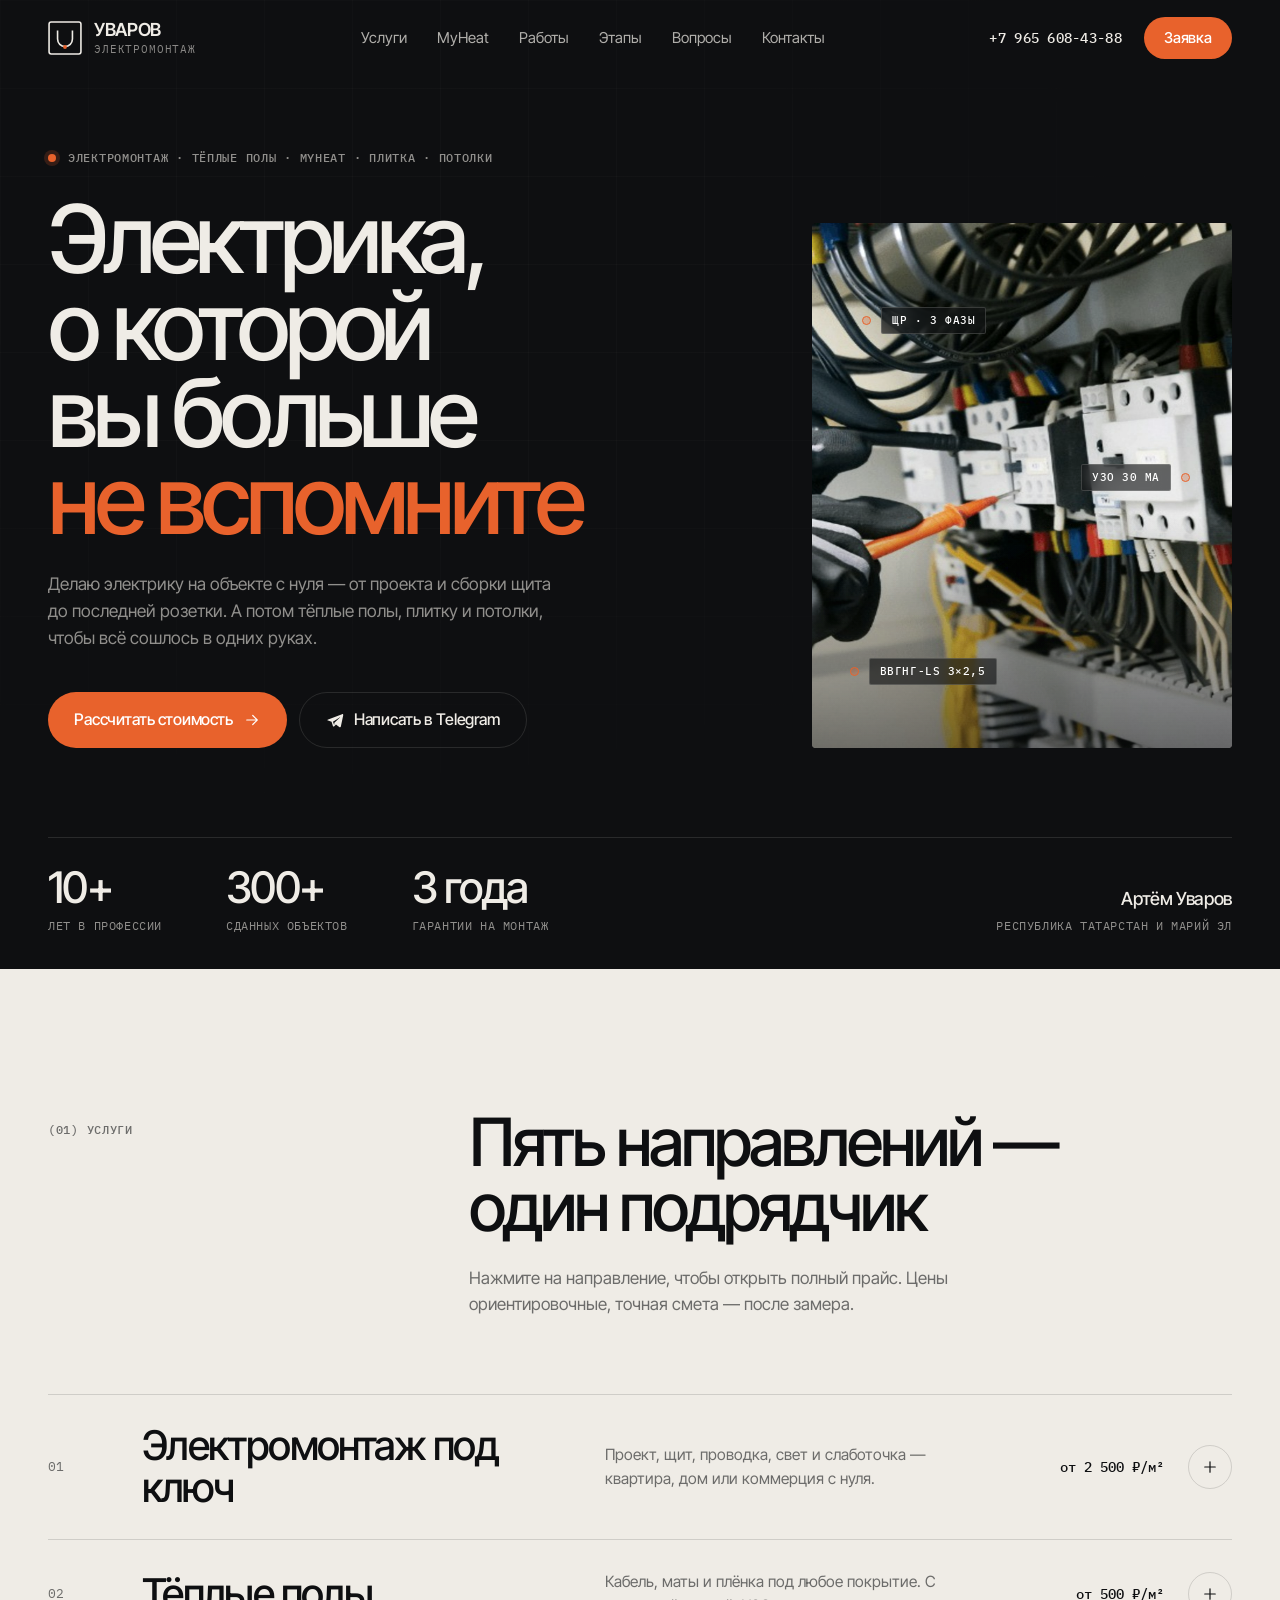
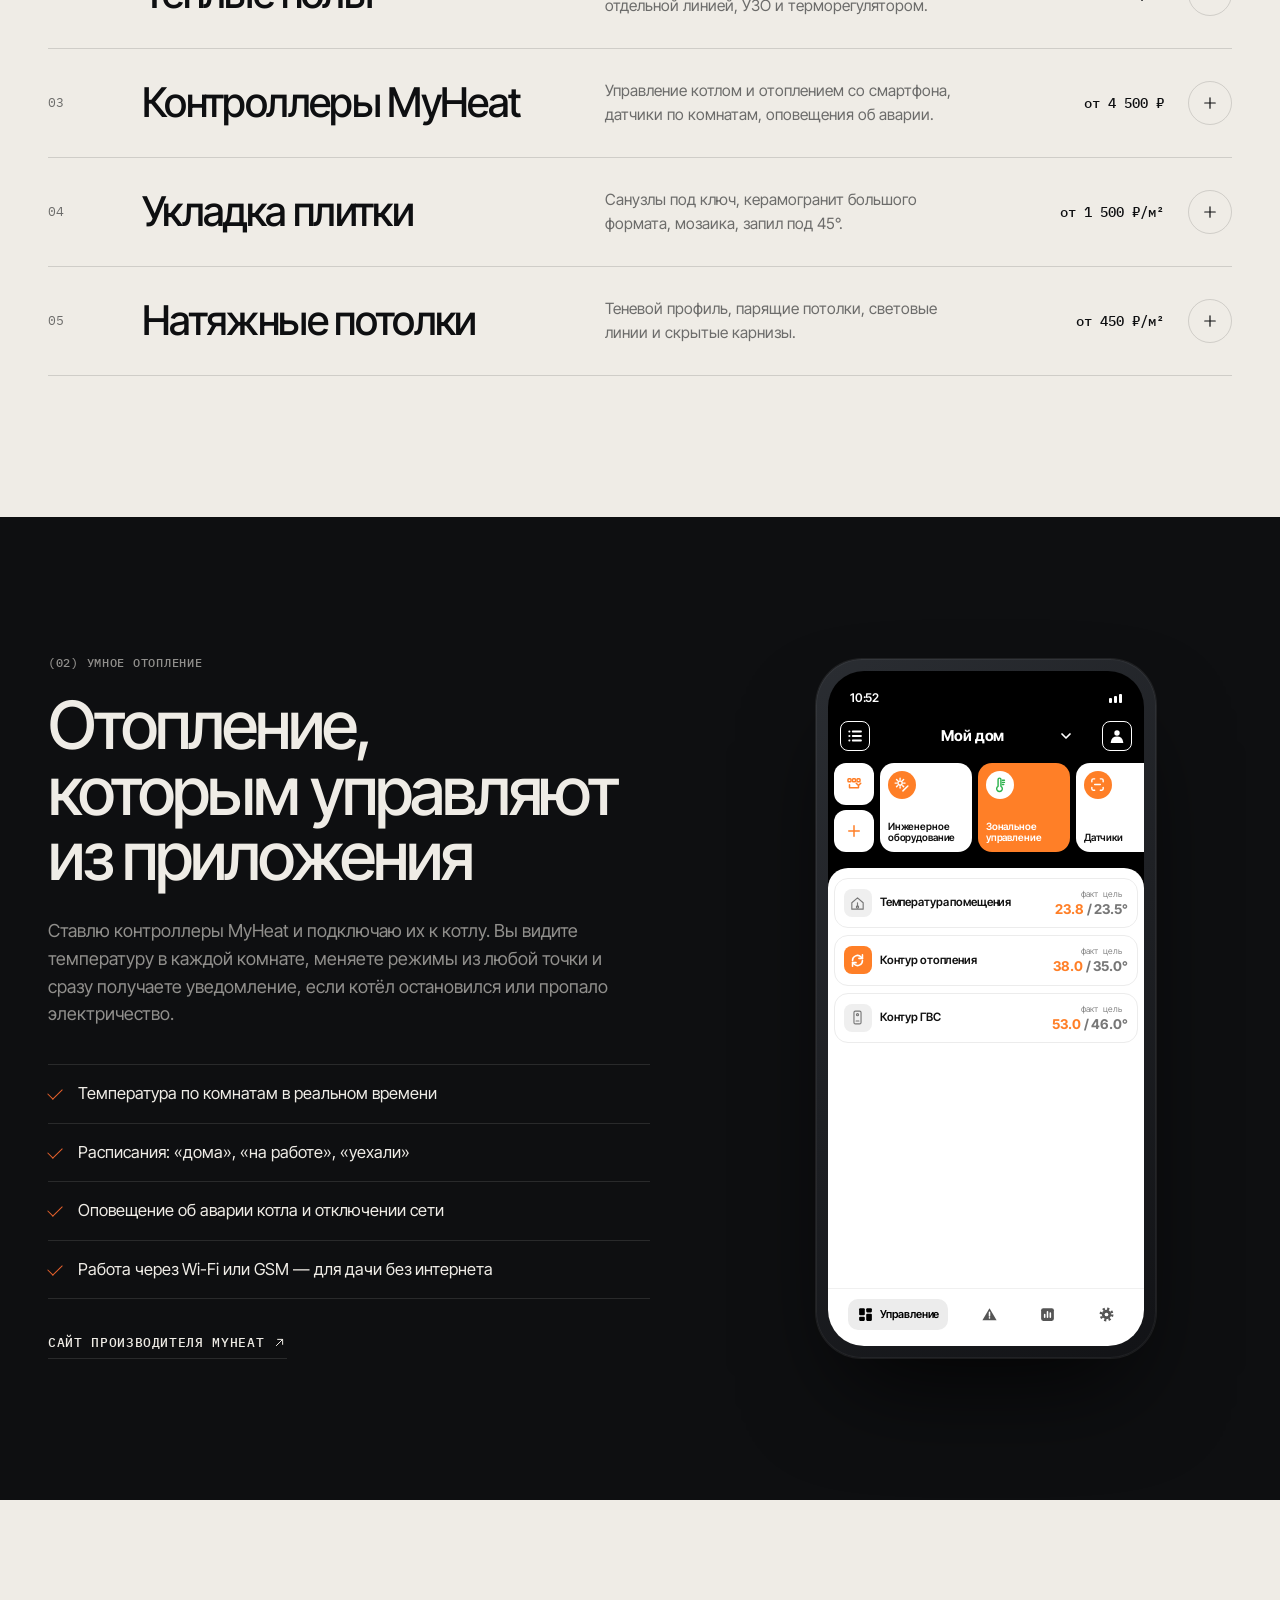
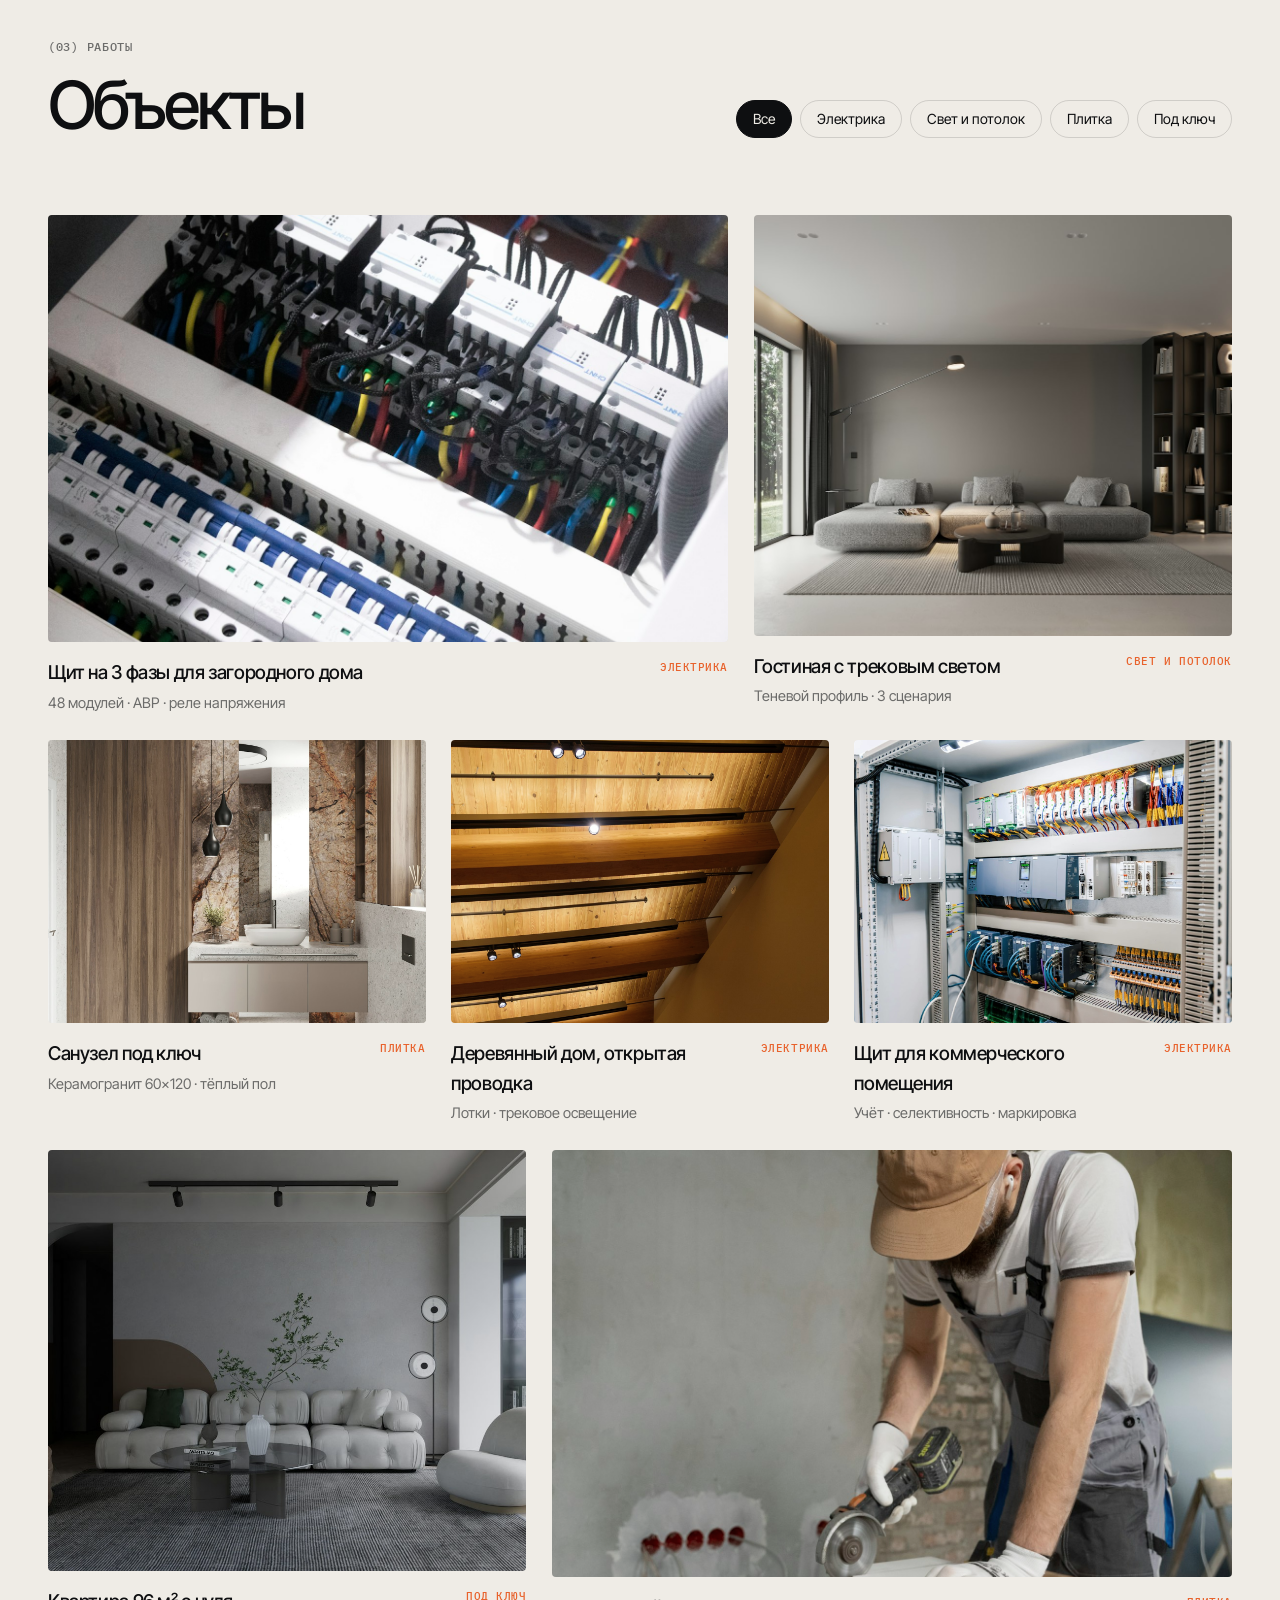
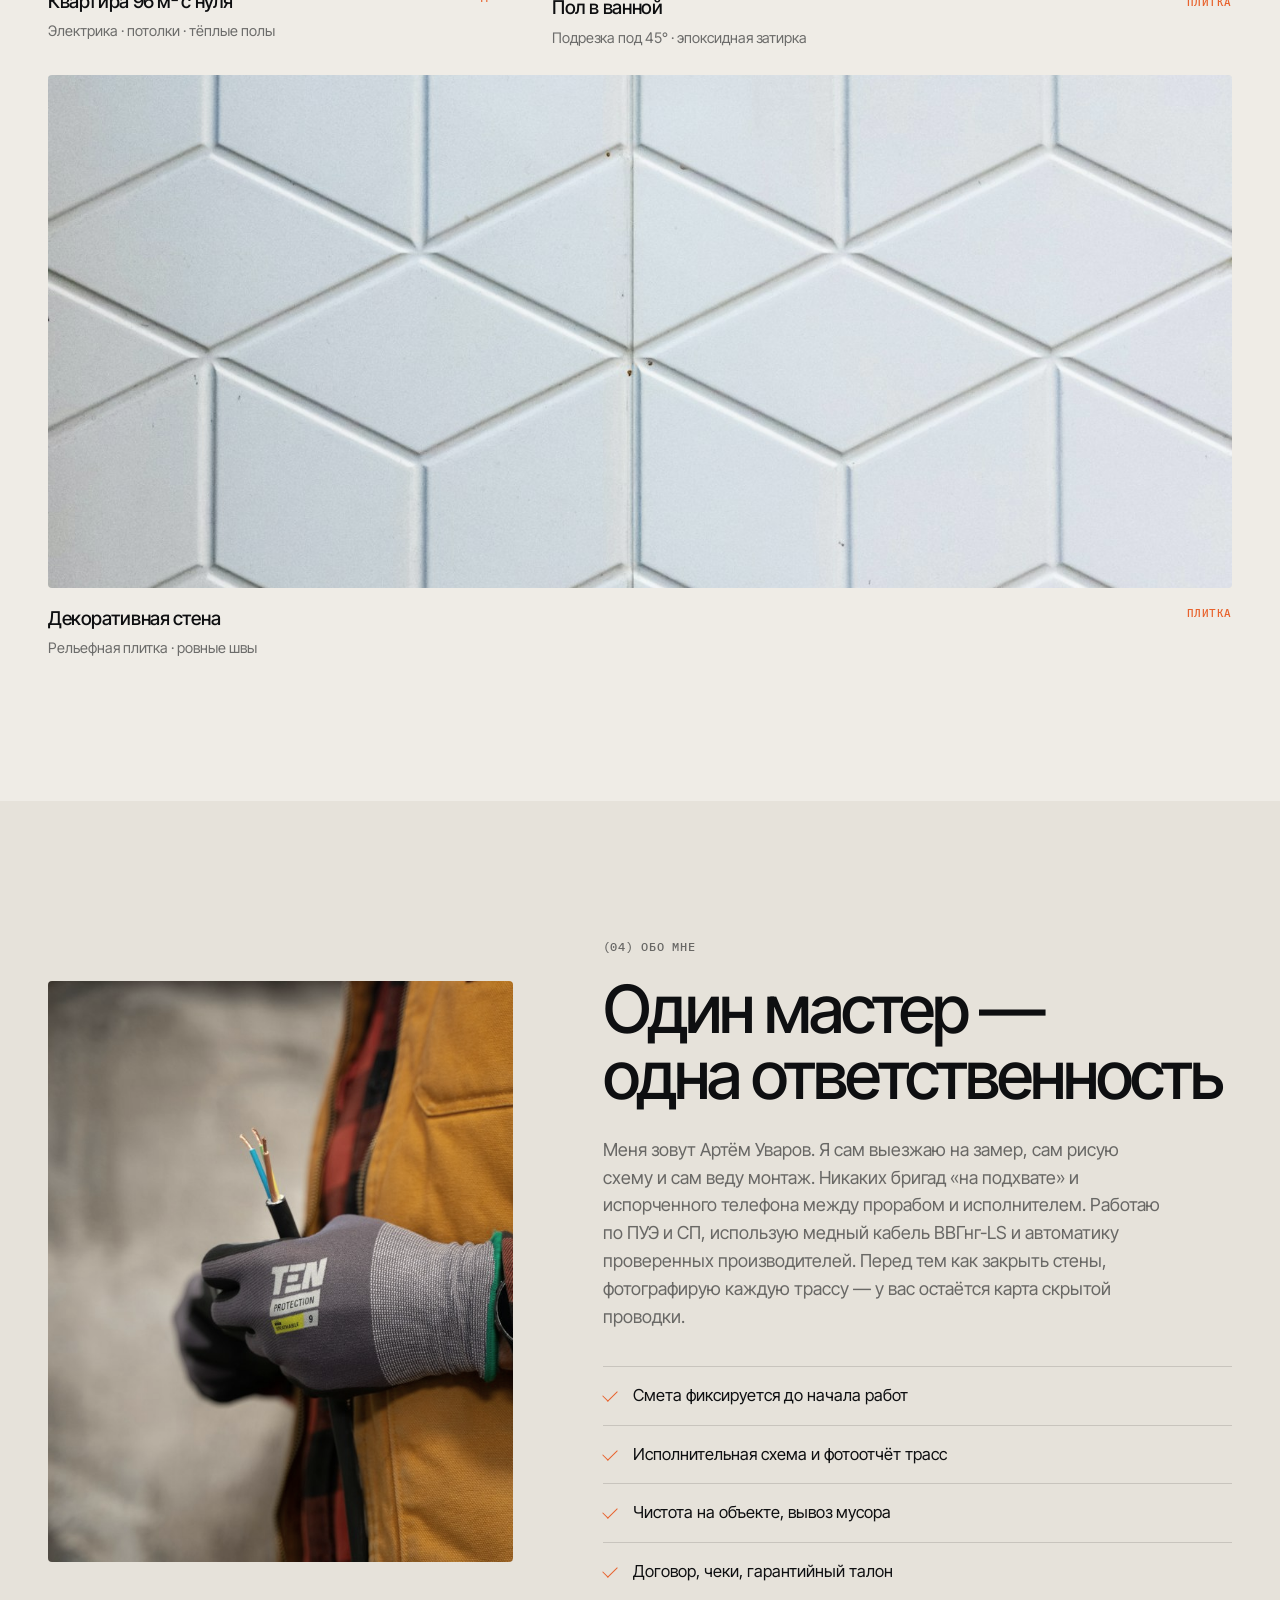
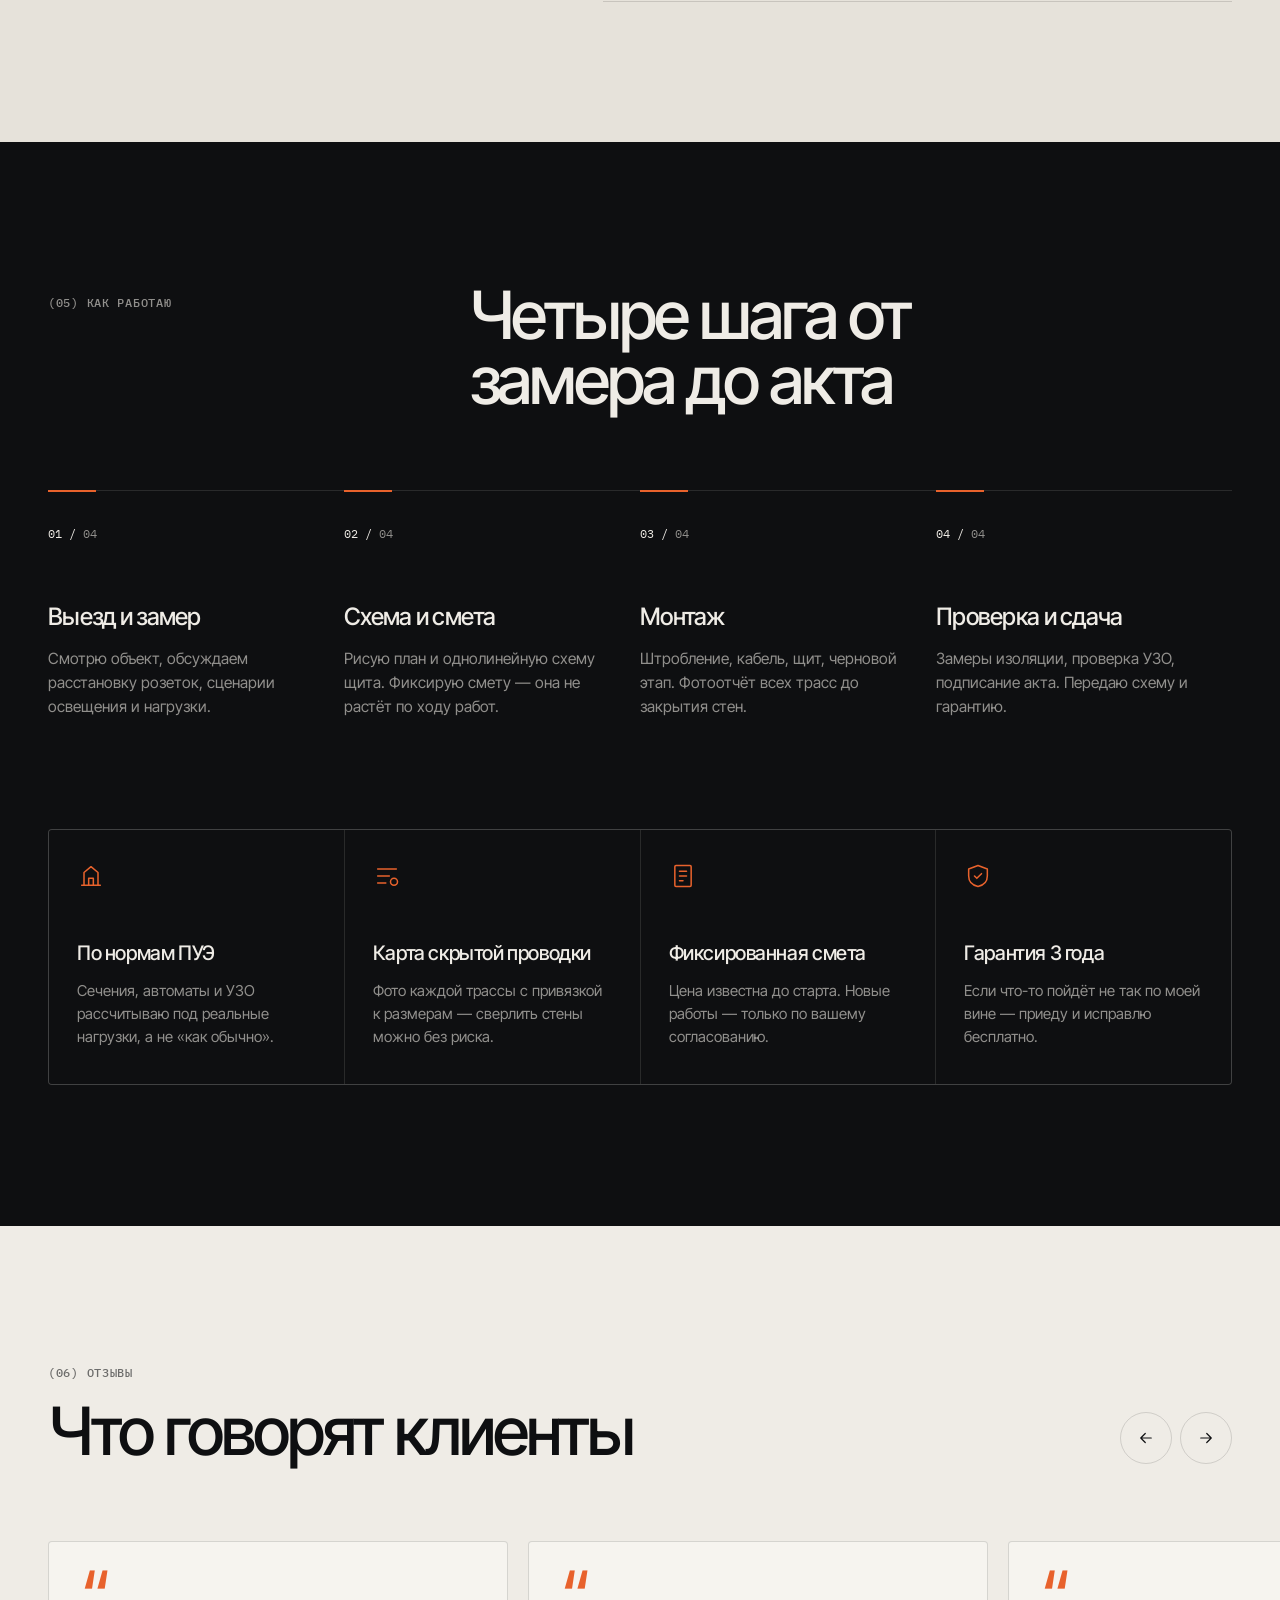
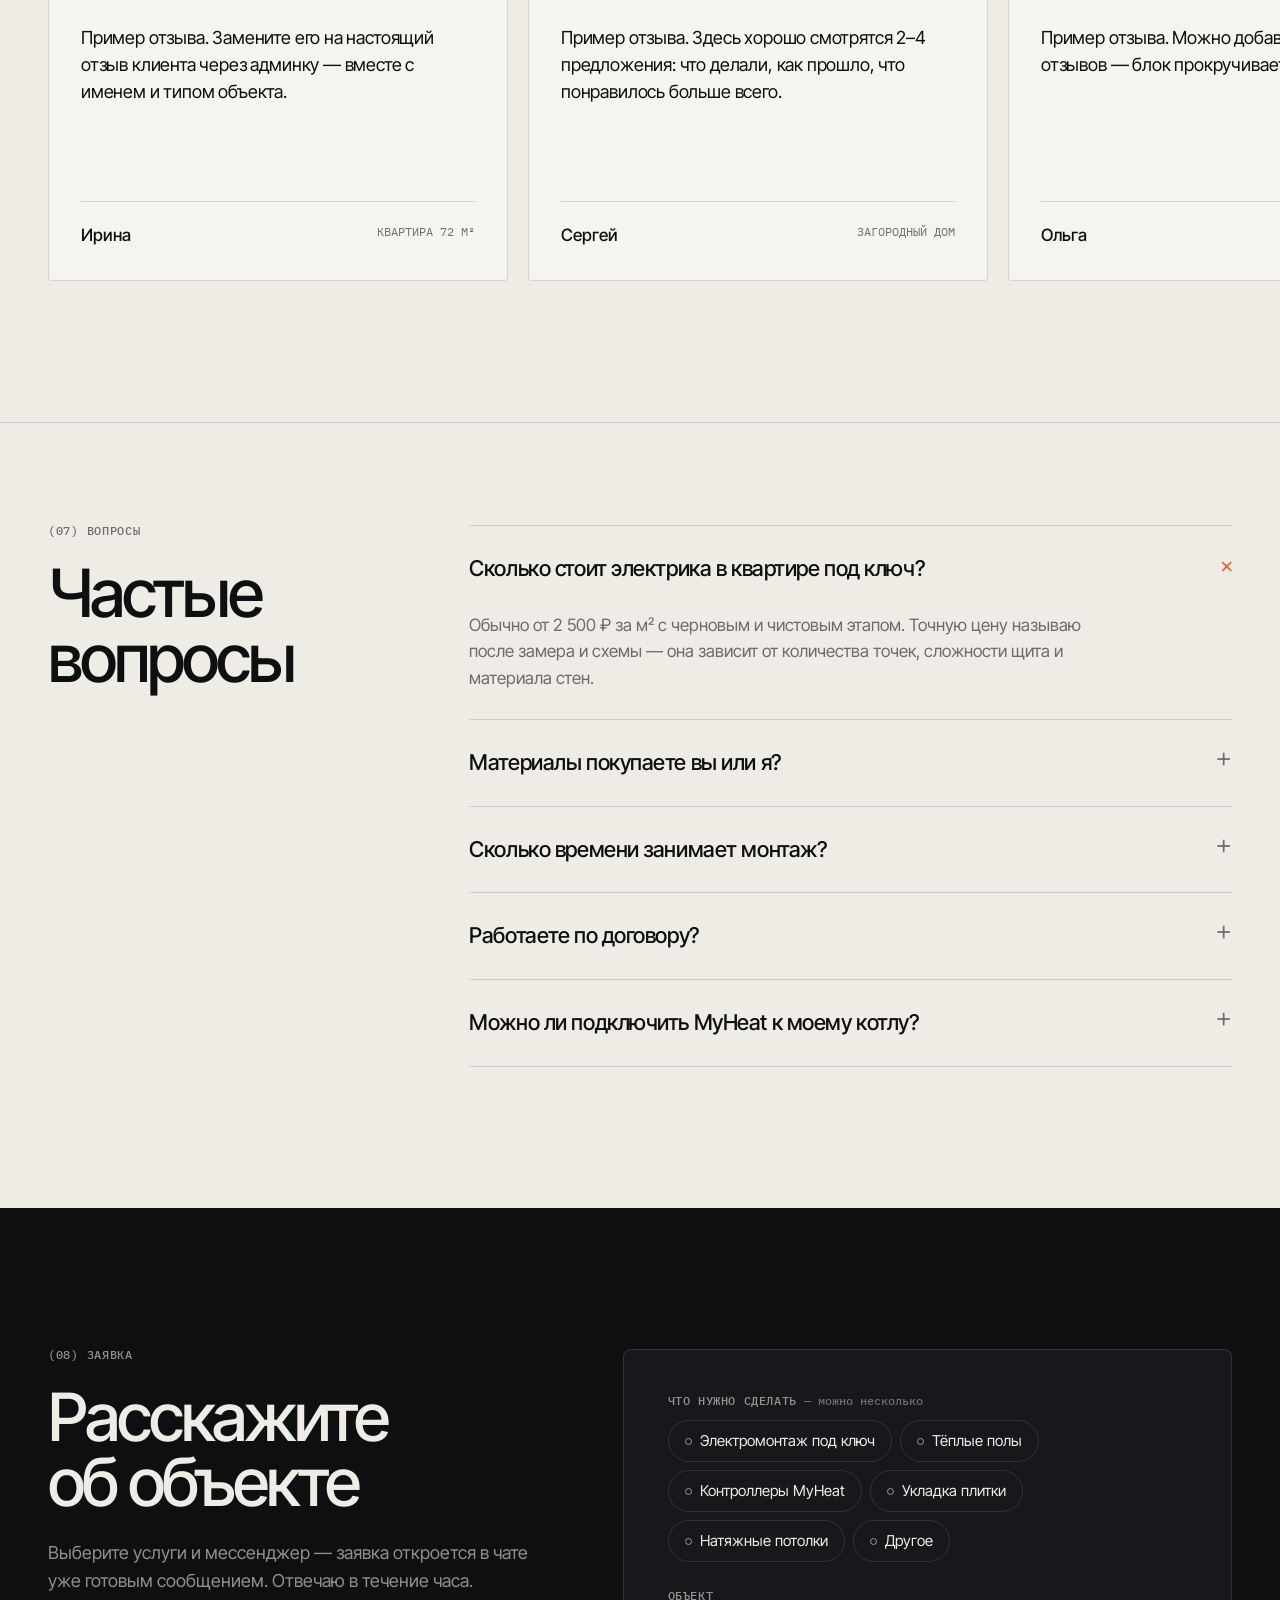
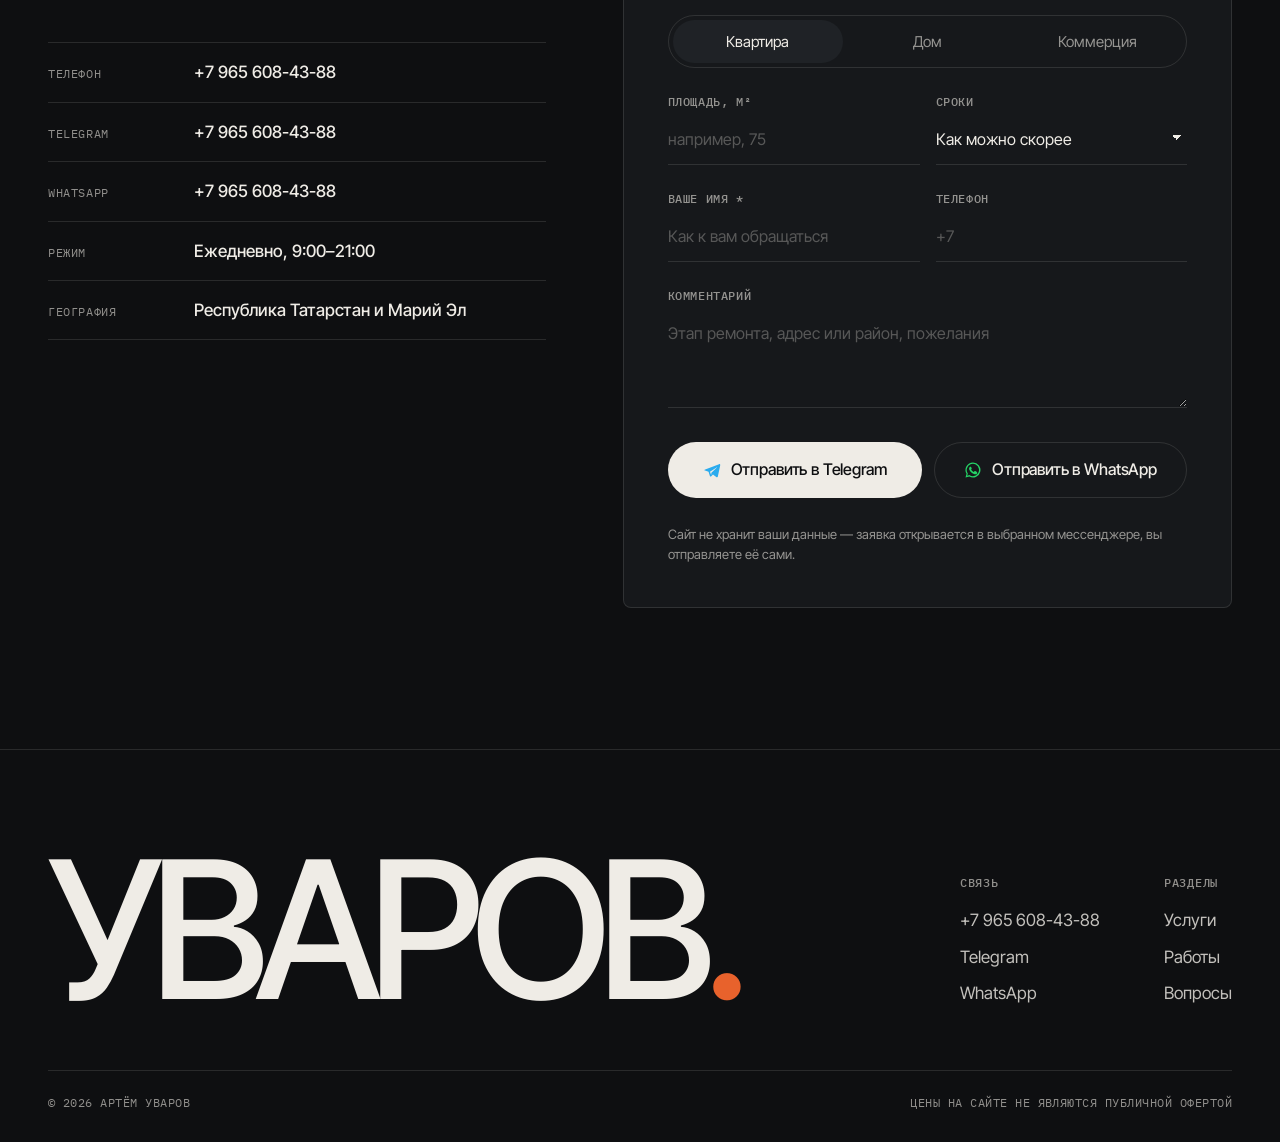
<file: index.html>
<!doctype html>
<html lang="ru">
<head>
  <meta charset="utf-8">
  <meta name="viewport" content="width=device-width, initial-scale=1, viewport-fit=cover">
  <title>Артём Уваров — электрик в Татарстане и Марий Эл. Электромонтаж под ключ, тёплые полы, MyHeat</title>
  <meta name="description" content="Электрика с нуля под ключ в Татарстане и Марий Эл: проект, щит, проводка, освещение. Тёплые полы, контроллеры MyHeat, укладка плитки и натяжные потолки.">
  <meta name="theme-color" content="#0E0F11">
  <meta property="og:type" content="website">
  <meta property="og:title" content="Артём Уваров — электрик">
  <meta property="og:description" content="Электрика с нуля под ключ, тёплые полы, MyHeat, плитка, натяжные потолки.">
  <meta property="og:image" content="images/hero.jpg">
  <link rel="icon" href="assets/favicon.svg" type="image/svg+xml">
  <link rel="preconnect" href="https://fonts.googleapis.com">
  <link rel="preconnect" href="https://fonts.gstatic.com" crossorigin>
  <link href="https://fonts.googleapis.com/css2?family=IBM+Plex+Mono:wght@400;500&family=Inter+Tight:wght@400;500;600&display=swap" rel="stylesheet">
  <link rel="preload" as="image" href="images/hero.jpg">
  <link rel="stylesheet" href="assets/style.css?v=3">
</head>
<body>
  <div class="preview-banner" id="previewBanner" hidden>Предпросмотр черновика из админки — посетители этого не видят</div>

  <!-- Шапка -->
  <header class="header" id="header">
    <div class="wrap header__in">
      <a href="#top" class="logo" aria-label="На главную">
        <span class="logo__mark" aria-hidden="true">
          <svg viewBox="0 0 32 32"><rect x="1" y="1" width="30" height="30" rx="2" fill="none" stroke="currentColor" stroke-width="1.5"/><path d="M9 9v8a7 7 0 0 0 14 0V9" fill="none" stroke="currentColor" stroke-width="1.5"/><circle cx="16" cy="24.5" r="1.8" fill="var(--accent)"/></svg>
        </span>
        <span class="logo__text"><b>Уваров</b><small>электромонтаж</small></span>
      </a>
      <nav class="nav" id="nav" aria-label="Разделы">
        <a href="#services">Услуги</a>
        <a href="#myheat">MyHeat</a>
        <a href="#works">Работы</a>
        <a href="#process">Этапы</a>
        <a href="#faq">Вопросы</a>
        <a href="#contact">Контакты</a>
      </nav>
      <div class="header__cta">
        <a class="header__phone" data-bind="phone" href="#"></a>
        <a class="btn btn--accent btn--sm" href="#contact">Заявка</a>
        <button class="burger" id="burger" aria-label="Меню" aria-expanded="false"><span></span><span></span></button>
      </div>
    </div>
  </header>

  <main id="top">
    <!-- Первый экран -->
    <section class="hero dark">
      <div class="hero__grid" aria-hidden="true"></div>
      <div class="wrap hero__in">
        <div class="hero__text">
          <p class="eyebrow reveal"><i class="dot"></i><span data-bind="hero.eyebrow"></span></p>
          <h1 class="hero__title reveal" data-bind="hero.title"></h1>
          <p class="hero__sub reveal" data-bind="hero.subtitle"></p>
          <div class="hero__actions reveal">
            <a class="btn btn--accent" href="#contact">Рассчитать стоимость <svg class="i" viewBox="0 0 24 24"><path d="M5 12h14M13 6l6 6-6 6"/></svg></a>
            <a class="btn btn--ghost" data-bind="tgLink" href="#" target="_blank" rel="noopener"><svg class="i i--fill" viewBox="0 0 24 24"><use href="#ic-tg"/></svg> Написать в Telegram</a>
          </div>
        </div>
        <figure class="hero__media reveal">
          <img data-bind-src="hero.image" alt="Сборка электрощита" fetchpriority="high">
          <figcaption class="spec spec--a"><span>ЩР · 3 фазы</span></figcaption>
          <figcaption class="spec spec--b"><span>УЗО 30 мА</span></figcaption>
          <figcaption class="spec spec--c"><span>ВВГнг-LS 3×2,5</span></figcaption>
        </figure>
      </div>
      <div class="wrap">
        <div class="hero__bottom">
          <dl class="stats" id="heroStats"></dl>
          <div class="sign">
            <span class="sign__name" data-bind="contacts.name"></span>
            <span class="sign__role" data-bind="contacts.city"></span>
          </div>
        </div>
      </div>
    </section>

    <!-- Услуги -->
    <section class="section light" id="services">
      <div class="wrap">
        <div class="head">
          <p class="label">(01) Услуги</p>
          <h2 class="h2 reveal">Пять направлений —<br>один подрядчик</h2>
          <p class="head__note reveal">Нажмите на направление, чтобы открыть полный прайс. Цены ориентировочные, точная смета — после замера.</p>
        </div>
        <div class="svc" id="svcList"></div>
      </div>
      <div class="cursor-img" id="cursorImg" aria-hidden="true"><img alt=""></div>
    </section>

    <!-- MyHeat -->
    <section class="section dark myheat" id="myheat">
      <div class="wrap myheat__in">
        <div>
          <p class="label">(02) Умное отопление</p>
          <h2 class="h2 reveal" data-bind="myheat.title"></h2>
          <p class="lead reveal" data-bind="myheat.text"></p>
          <ul class="ticks reveal" id="myheatPoints"></ul>
          <a class="link-arrow" href="https://myheat.net/" target="_blank" rel="noopener">Сайт производителя MyHeat <svg class="i" viewBox="0 0 24 24"><path d="M7 17 17 7M9 7h8v8"/></svg></a>
        </div>
        <div class="phone reveal" aria-hidden="true">
          <!-- Экран приложения MyHeat (вкладка «Зональное управление») -->
          <div class="phone__screen">
            <div class="ph-status"><span>10:52</span><span class="ph-sig"><i></i><i></i><i></i></span></div>
            <div class="ph-head">
              <span class="ph-btn"><svg viewBox="0 0 24 24"><path d="M9 6h11M9 12h11M9 18h11"/><circle cx="4.5" cy="6" r="1.4"/><circle cx="4.5" cy="12" r="1.4"/><circle cx="4.5" cy="18" r="1.4"/></svg></span>
              <b>Мой дом</b>
              <svg class="ph-chev" viewBox="0 0 24 24"><path d="m6 9 6 6 6-6"/></svg>
              <span class="ph-btn"><svg viewBox="0 0 24 24"><circle cx="12" cy="8" r="3.6" fill="currentColor"/><path d="M5 20c.6-4 3.3-6 7-6s6.4 2 7 6Z" fill="currentColor"/></svg></span>
            </div>
            <div class="ph-tabs">
              <div class="ph-mini">
                <span><svg viewBox="0 0 24 24"><rect x="4" y="5" width="4" height="4" rx="1"/><rect x="10" y="5" width="4" height="4" rx="1"/><rect x="16" y="5" width="4" height="4" rx="1"/><path d="M6 13v4h12v-3M15 11l3 3 3-3"/></svg></span>
                <span><svg viewBox="0 0 24 24"><path d="M12 5v14M5 12h14"/></svg></span>
              </div>
              <div class="ph-tab"><i><svg viewBox="0 0 24 24"><circle cx="10" cy="10" r="3"/><path d="M10 3v2M10 15v2M3 10h2M15 10h2M5 5l1.4 1.4M13.6 13.6 15 15M5 15l1.4-1.4M13.6 6.4 15 5M14 21l7-7"/></svg></i>Инженерное оборудование</div>
              <div class="ph-tab on"><i><svg viewBox="0 0 24 24"><path d="M10 14.5V5a2 2 0 0 1 4 0v9.5a4 4 0 1 1-4 0Z"/><path d="M16 6h3M16 9h3M16 12h2"/></svg></i>Зональное управление</div>
              <div class="ph-tab"><i><svg viewBox="0 0 24 24"><path d="M4 8V6a2 2 0 0 1 2-2h2M16 4h2a2 2 0 0 1 2 2v2M20 16v2a2 2 0 0 1-2 2h-2M8 20H6a2 2 0 0 1-2-2v-2M8 12h8"/></svg></i>Датчики</div>
            </div>
            <div class="ph-sheet">
              <div class="ph-row">
                <span class="ph-ic"><svg viewBox="0 0 24 24"><path d="M4 11 12 4l8 7v9H4Z"/><path d="M12 11v5"/><circle cx="12" cy="17" r="1.6"/></svg></span>
                <b>Температура помещения</b>
                <span class="ph-val"><small>факт&nbsp;&nbsp;&nbsp;цель</small><em>23.8</em> / 23.5°</span>
              </div>
              <div class="ph-row">
                <span class="ph-ic on"><svg viewBox="0 0 24 24"><path d="M5 12a7 7 0 0 1 12-5l2 2M19 12a7 7 0 0 1-12 5l-2-2"/><path d="M19 4v5h-5M5 20v-5h5"/></svg></span>
                <b>Контур отопления</b>
                <span class="ph-val"><small>факт&nbsp;&nbsp;&nbsp;цель</small><em>38.0</em> / 35.0°</span>
              </div>
              <div class="ph-row">
                <span class="ph-ic"><svg viewBox="0 0 24 24"><rect x="7" y="3" width="10" height="18" rx="2"/><circle cx="12" cy="8" r="1.5"/><path d="M10 17h4"/></svg></span>
                <b>Контур ГВС</b>
                <span class="ph-val"><small>факт&nbsp;&nbsp;&nbsp;цель</small><em>53.0</em> / 46.0°</span>
              </div>
              <nav class="ph-nav">
                <span class="on"><svg viewBox="0 0 24 24"><rect x="3" y="3" width="8" height="10" rx="1.5" fill="currentColor"/><rect x="13" y="3" width="8" height="6" rx="1.5" fill="currentColor"/><rect x="3" y="15" width="8" height="6" rx="1.5" fill="currentColor"/><rect x="13" y="11" width="8" height="10" rx="1.5" fill="currentColor"/></svg>Управление</span>
                <span><svg viewBox="0 0 24 24"><path d="M12 3 2 20h20Z" fill="currentColor"/><path d="M12 9v5M12 16.5v.5" stroke="#fff"/></svg></span>
                <span><svg viewBox="0 0 24 24"><rect x="3" y="3" width="18" height="18" rx="3" fill="currentColor"/><path d="M8 16v-4M12 16V8M16 16v-6" stroke="#fff"/></svg></span>
                <span><svg viewBox="0 0 24 24"><circle cx="12" cy="12" r="8" fill="none" stroke="currentColor" stroke-width="3.6" stroke-dasharray="3 3.28" stroke-linecap="butt"/><circle cx="12" cy="12" r="6.6" fill="currentColor"/><circle cx="12" cy="12" r="2.6" fill="#fff"/></svg></span>
              </nav>
            </div>
          </div>
        </div>
      </div>
    </section>

    <!-- Работы -->
    <section class="section light" id="works">
      <div class="wrap">
        <div class="head head--row">
          <div>
            <p class="label">(03) Работы</p>
            <h2 class="h2 reveal">Объекты</h2>
          </div>
          <div class="filters" id="workFilters" role="tablist"></div>
        </div>
        <div class="works" id="worksGrid"></div>
      </div>
    </section>

    <!-- Обо мне -->
    <section class="section paper2 about">
      <div class="wrap about__in">
        <figure class="about__media reveal"><img data-bind-src="about.image" alt="Работа мастера" loading="lazy"></figure>
        <div class="about__text">
          <p class="label">(04) Обо мне</p>
          <h2 class="h2 reveal" data-bind="about.title"></h2>
          <p class="lead reveal" data-bind="about.text"></p>
          <ul class="ticks ticks--light reveal" id="aboutPoints"></ul>
        </div>
      </div>
    </section>

    <!-- Этапы и гарантии -->
    <section class="section dark" id="process">
      <div class="wrap">
        <div class="head">
          <p class="label">(05) Как работаю</p>
          <h2 class="h2 reveal">Четыре шага от замера до акта</h2>
        </div>
        <ol class="steps" id="steps"></ol>
        <div class="adv" id="adv"></div>
      </div>
    </section>

    <!-- Отзывы -->
    <section class="section light" id="reviews">
      <div class="wrap">
        <div class="head head--row">
          <div>
            <p class="label">(06) Отзывы</p>
            <h2 class="h2 reveal">Что говорят клиенты</h2>
          </div>
          <div class="arrows">
            <button class="arrow" data-scroll="-1" aria-label="Назад"><svg class="i" viewBox="0 0 24 24"><path d="M19 12H5M11 6l-6 6 6 6"/></svg></button>
            <button class="arrow" data-scroll="1" aria-label="Вперёд"><svg class="i" viewBox="0 0 24 24"><path d="M5 12h14M13 6l6 6-6 6"/></svg></button>
          </div>
        </div>
      </div>
      <div class="reviews" id="reviews-track"></div>
    </section>

    <!-- Вопросы -->
    <section class="section light faq" id="faq">
      <div class="wrap faq__in">
        <div>
          <p class="label">(07) Вопросы</p>
          <h2 class="h2 reveal">Частые вопросы</h2>
        </div>
        <div class="faq__list" id="faqList"></div>
      </div>
    </section>

    <!-- Заявка -->
    <section class="section dark contact" id="contact">
      <div class="wrap contact__in">
        <div class="contact__info">
          <p class="label">(08) Заявка</p>
          <h2 class="h2 reveal" data-bind="form.title"></h2>
          <p class="lead reveal" data-bind="form.text"></p>
          <ul class="direct">
            <li><span>Телефон</span><a data-bind="phone" href="#"></a></li>
            <li><span>Telegram</span><a data-bind="tgLink" href="#" target="_blank" rel="noopener"></a></li>
            <li><span>WhatsApp</span><a data-bind="waLink" href="#" target="_blank" rel="noopener"></a></li>
            <li><span>Режим</span><b data-bind="contacts.hours"></b></li>
            <li><span>География</span><b data-bind="contacts.city"></b></li>
          </ul>
        </div>

        <form class="form" id="leadForm" novalidate>
          <fieldset>
            <legend>Что нужно сделать <em>— можно несколько</em></legend>
            <div class="chips" id="svcChips"></div>
          </fieldset>
          <fieldset>
            <legend>Объект</legend>
            <div class="seg" id="objType">
              <label><input type="radio" name="obj" value="Квартира" checked><span>Квартира</span></label>
              <label><input type="radio" name="obj" value="Дом"><span>Дом</span></label>
              <label><input type="radio" name="obj" value="Коммерция"><span>Коммерция</span></label>
            </div>
          </fieldset>
          <div class="row2">
            <label class="field"><span>Площадь, м²</span><input name="area" inputmode="numeric" placeholder="например, 75"></label>
            <label class="field"><span>Сроки</span>
              <select name="when"><option>Как можно скорее</option><option>В течение месяца</option><option>Через 1–3 месяца</option><option>Пока считаю бюджет</option></select>
            </label>
          </div>
          <div class="row2">
            <label class="field"><span>Ваше имя *</span><input name="name" autocomplete="name" required placeholder="Как к вам обращаться"></label>
            <label class="field"><span>Телефон</span><input name="phone" type="tel" autocomplete="tel" placeholder="+7"></label>
          </div>
          <label class="field"><span>Комментарий</span><textarea name="comment" rows="3" placeholder="Этап ремонта, адрес или район, пожелания"></textarea></label>
          <p class="form__err" id="formErr" hidden></p>
          <div class="form__send">
            <button type="submit" class="btn btn--tg" data-via="tg"><svg class="i i--fill" viewBox="0 0 24 24"><use href="#ic-tg"/></svg> Отправить в Telegram</button>
            <button type="submit" class="btn btn--wa" data-via="wa"><svg class="i i--fill" viewBox="0 0 24 24"><use href="#ic-wa"/></svg> Отправить в WhatsApp</button>
          </div>
          <p class="form__note">Сайт не хранит ваши данные — заявка открывается в выбранном мессенджере, вы отправляете её сами.</p>
        </form>
      </div>
    </section>
  </main>

  <footer class="footer dark">
    <div class="wrap">
      <div class="footer__top">
        <a class="footer__big" href="#top">Уваров<span>.</span></a>
        <div class="footer__cols">
          <div><span class="label">Связь</span><a data-bind="phone" href="#"></a><a data-bind="tgLink" href="#" target="_blank" rel="noopener">Telegram</a><a data-bind="waLink" href="#" target="_blank" rel="noopener">WhatsApp</a></div>
          <div><span class="label">Разделы</span><a href="#services">Услуги</a><a href="#works">Работы</a><a href="#faq">Вопросы</a></div>
        </div>
      </div>
      <div class="footer__bot">
        <span>© <span id="year"></span> <span data-bind="contacts.name"></span></span>
        <span>Цены на сайте не являются публичной офертой</span>
      </div>
    </div>
  </footer>

  <!-- Мобильная панель -->
  <div class="mbar" id="mbar">
    <a data-bind="phone" href="#" class="mbar__call" aria-label="Позвонить"><svg class="i" viewBox="0 0 24 24"><path d="M5 4h4l2 5-2.5 1.5a11 11 0 0 0 5 5L15 13l5 2v4a2 2 0 0 1-2 2A16 16 0 0 1 3 6a2 2 0 0 1 2-2"/></svg></a>
    <a href="#contact" class="mbar__main">Оставить заявку</a>
  </div>

  <!-- Лайтбокс -->
  <div class="lightbox" id="lightbox" hidden>
    <button class="lightbox__close" aria-label="Закрыть"><svg class="i" viewBox="0 0 24 24"><path d="M6 6l12 12M18 6 6 18"/></svg></button>
    <img alt="">
    <p></p>
  </div>

  <div class="toast" id="toast" role="status" aria-live="polite"></div>

  <svg width="0" height="0" style="position:absolute" aria-hidden="true">
    <symbol id="ic-tg" viewBox="0 0 24 24"><path d="M21.4 4.2 2.9 11.3c-1.3.5-1.2 1.2-.2 1.5l4.7 1.5 1.8 5.6c.2.6.4.8.9.8.4 0 .6-.2.9-.5l2.3-2.2 4.8 3.5c.9.5 1.5.2 1.7-.8l3.1-14.8c.3-1.3-.5-1.9-1.5-1.7ZM9.3 14.2l8.8-5.6c.4-.3.8-.1.5.2l-7.4 6.7-.3 3.2-1.6-4.5Z"/></symbol>
    <symbol id="ic-wa" viewBox="0 0 24 24"><path d="M12 2a10 10 0 0 0-8.6 15.1L2 22l5-1.3A10 10 0 1 0 12 2Zm0 18.2c-1.6 0-3.1-.4-4.4-1.2l-.3-.2-3 .8.8-2.9-.2-.3A8.2 8.2 0 1 1 12 20.2Zm4.5-6.1c-.2-.1-1.5-.7-1.7-.8-.2-.1-.4-.1-.6.1l-.8 1c-.1.2-.3.2-.5.1a6.7 6.7 0 0 1-3.3-2.9c-.2-.4.2-.4.7-1.3.1-.2 0-.3 0-.4l-.8-1.8c-.2-.5-.4-.4-.6-.4h-.5a1 1 0 0 0-.7.3 3 3 0 0 0-.9 2.2c0 1.3 1 2.6 1.1 2.8.1.2 1.9 2.9 4.6 4 1.7.7 2.4.8 3.2.7.5-.1 1.5-.6 1.8-1.2.2-.6.2-1.1.1-1.2l-.4-.3Z"/></symbol>
  </svg>

  <script src="assets/app.js?v=3" defer></script>
</body>
</html>
</file>
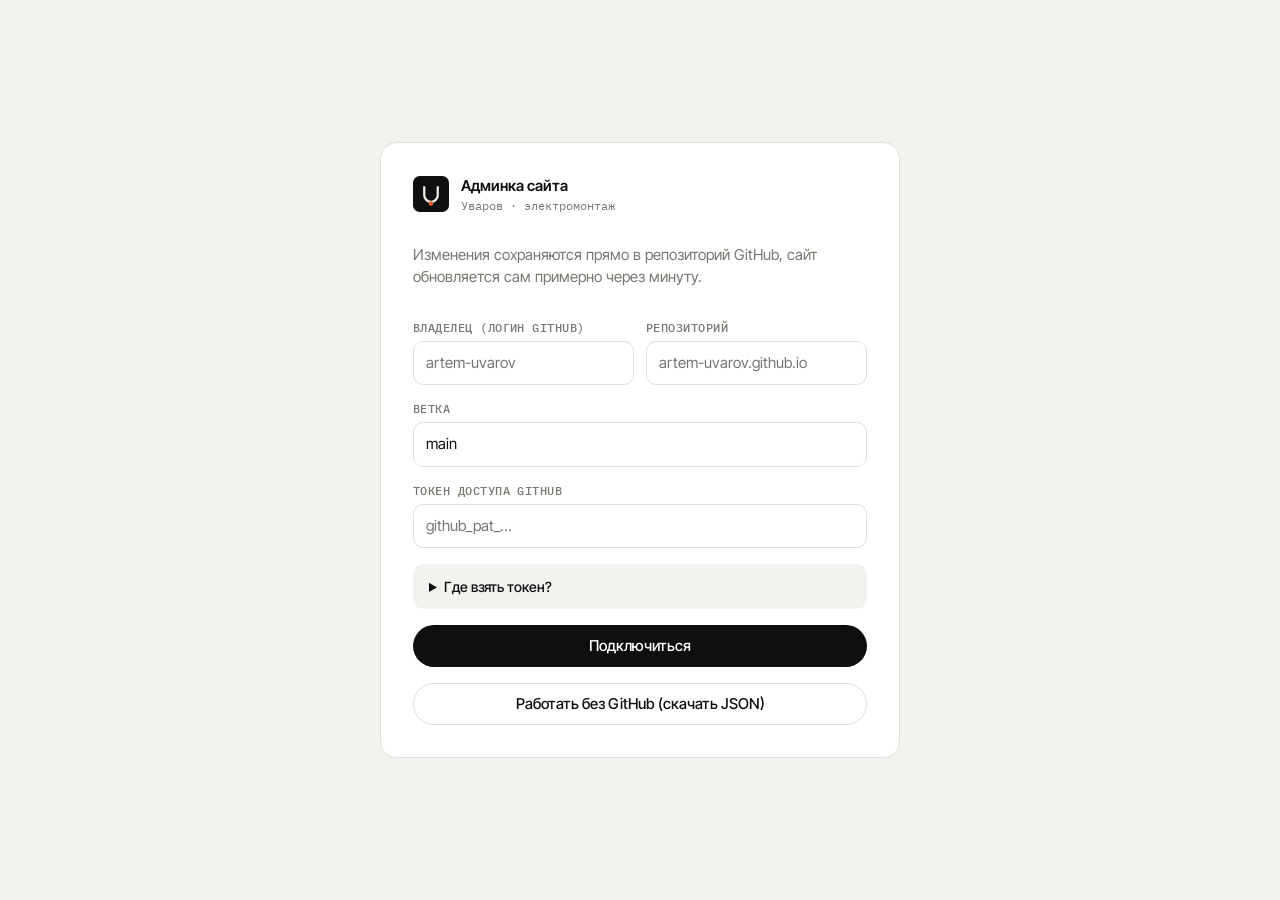
<file: admin/index.html>
<!doctype html>
<html lang="ru">
<head>
  <meta charset="utf-8">
  <meta name="viewport" content="width=device-width, initial-scale=1">
  <meta name="robots" content="noindex, nofollow">
  <title>Админка — Уваров</title>
  <link rel="icon" href="../assets/favicon.svg" type="image/svg+xml">
  <link rel="preconnect" href="https://fonts.googleapis.com">
  <link rel="preconnect" href="https://fonts.gstatic.com" crossorigin>
  <link href="https://fonts.googleapis.com/css2?family=IBM+Plex+Mono:wght@400;500&family=Inter+Tight:wght@400;500;600&display=swap" rel="stylesheet">
  <link rel="stylesheet" href="admin.css">
</head>
<body>
  <!-- Подключение к GitHub -->
  <div class="login" id="login" hidden>
    <form class="login__card" id="loginForm">
      <div class="brand"><img src="../assets/favicon.svg" alt=""><div><b>Админка сайта</b><small>Уваров · электромонтаж</small></div></div>
      <p class="muted">Изменения сохраняются прямо в репозиторий GitHub, сайт обновляется сам примерно через минуту.</p>
      <div class="grid2">
        <label class="fld"><span>Владелец (логин GitHub)</span><input name="owner" required placeholder="artem-uvarov"></label>
        <label class="fld"><span>Репозиторий</span><input name="repo" required placeholder="artem-uvarov.github.io"></label>
      </div>
      <label class="fld"><span>Ветка</span><input name="branch" value="main" required></label>
      <label class="fld"><span>Токен доступа GitHub</span><input name="token" type="password" required placeholder="github_pat_…" autocomplete="off"></label>
      <details class="help">
        <summary>Где взять токен?</summary>
        <ol>
          <li>Откройте <a href="https://github.com/settings/personal-access-tokens/new" target="_blank" rel="noopener">github.com → Settings → Fine-grained tokens</a>.</li>
          <li>Repository access → <b>Only select repositories</b> → выберите репозиторий сайта.</li>
          <li>Permissions → Repository permissions → <b>Contents: Read and write</b>.</li>
          <li>Создайте токен и вставьте сюда. Он хранится только в этом браузере.</li>
        </ol>
      </details>
      <p class="err" id="loginErr" hidden></p>
      <button class="btn btn--dark" type="submit">Подключиться</button>
      <button class="btn btn--line" type="button" id="offlineBtn">Работать без GitHub (скачать JSON)</button>
    </form>
  </div>

  <!-- Редактор -->
  <div class="app" id="app" hidden>
    <aside class="side">
      <div class="brand"><img src="../assets/favicon.svg" alt=""><div><b>Админка</b><small id="repoLabel">—</small></div></div>
      <nav class="side__nav" id="sideNav"></nav>
      <div class="side__foot">
        <a href="../" target="_blank" rel="noopener">Открыть сайт ↗</a>
        <button type="button" id="exportBtn">Скачать JSON</button>
        <label class="as-link">Загрузить JSON<input type="file" accept="application/json" id="importInput" hidden></label>
        <button type="button" id="logoutBtn">Выйти</button>
      </div>
    </aside>

    <main class="main">
      <header class="bar">
        <button class="bar__menu" id="menuBtn" aria-label="Разделы">☰</button>
        <h1 id="secTitle">—</h1>
        <span class="status" id="status"></span>
        <div class="bar__btns">
          <button class="btn btn--line" id="previewBtn">Предпросмотр</button>
          <button class="btn btn--accent" id="publishBtn">Опубликовать</button>
        </div>
      </header>
      <div class="content" id="editor"></div>
    </main>
  </div>

  <div class="toast" id="toast"></div>
  <script src="admin.js"></script>
</body>
</html>
</file>
<file: assets/style.css>
/* ==========================================================
   Уваров — электромонтаж. Основные стили
   ========================================================== */
:root {
  --ink: #0e0f11;
  --ink-2: #16181b;
  --ink-3: #1f2226;
  --paper: #efece6;
  --paper-2: #e6e2da;
  --accent: #e8622c;
  --accent-2: #ff7a3d;
  --tg: #2aabee;
  --wa: #25d366;

  --font: "Inter Tight", system-ui, -apple-system, "Segoe UI", Roboto, sans-serif;
  --mono: "IBM Plex Mono", ui-monospace, Menlo, Consolas, monospace;

  --gutter: clamp(16px, 4vw, 48px);
  --max: 1360px;
  --radius: 4px;
  --ease: cubic-bezier(.2, .7, .1, 1);
}

*, *::before, *::after { box-sizing: border-box; }
html { scroll-behavior: smooth; scroll-padding-top: 72px; -webkit-text-size-adjust: 100%; }
body {
  margin: 0;
  font: 400 17px/1.55 var(--font);
  color: var(--ink);
  background: var(--paper);
  -webkit-font-smoothing: antialiased;
  text-rendering: optimizeLegibility;
  overflow-x: hidden;
}
img { display: block; max-width: 100%; }
a { color: inherit; text-decoration: none; }
button { font: inherit; color: inherit; cursor: pointer; background: none; border: 0; padding: 0; }
h1, h2, h3, p, ul, ol, dl, dd, figure, blockquote { margin: 0; }
ul, ol { padding: 0; list-style: none; }
::selection { background: var(--accent); color: #fff; }
:focus-visible { outline: 2px solid var(--accent); outline-offset: 3px; }

.wrap { width: 100%; max-width: var(--max); margin: 0 auto; padding: 0 var(--gutter); }

/* Цветовые схемы секций */
.dark  { background: var(--ink);    color: var(--paper); --line: rgba(239,236,230,.12); --muted: rgba(239,236,230,.58); --card: var(--ink-2); }
.light { background: var(--paper);  color: var(--ink);   --line: rgba(14,15,17,.14);   --muted: rgba(14,15,17,.58);   --card: #f6f4ef; }
.paper2{ background: var(--paper-2);color: var(--ink);   --line: rgba(14,15,17,.14);   --muted: rgba(14,15,17,.58);   --card: var(--paper); }

/* Иконки */
.i { width: 18px; height: 18px; flex: none; fill: none; stroke: currentColor; stroke-width: 1.6; stroke-linecap: round; stroke-linejoin: round; }
.i--fill { fill: currentColor; stroke: none; }

/* Типографика */
.label {
  font: 500 12px/1 var(--mono);
  letter-spacing: .06em;
  text-transform: uppercase;
  color: var(--muted);
}
.h2 {
  font-weight: 500;
  font-size: clamp(34px, 5.2vw, 76px);
  line-height: .98;
  letter-spacing: -.045em;
  text-wrap: balance;
}
.lead { font-size: clamp(17px, 1.4vw, 20px); line-height: 1.55; color: var(--muted); max-width: 56ch; }
.eyebrow { display: flex; align-items: center; gap: 12px; font: 500 12px/1.4 var(--mono); letter-spacing: .06em; text-transform: uppercase; color: var(--muted); }
.dot { width: 8px; height: 8px; border-radius: 50%; background: var(--accent); box-shadow: 0 0 0 4px rgba(232,98,44,.18); flex: none; animation: pulse 2.4s infinite; }
@keyframes pulse { 50% { box-shadow: 0 0 0 8px rgba(232,98,44,0); } }

/* Кнопки */
.btn {
  display: inline-flex; align-items: center; justify-content: center; gap: 10px;
  height: 56px; padding: 0 26px;
  font-weight: 500; font-size: 16px; letter-spacing: -.01em;
  border-radius: 999px; white-space: nowrap;
  transition: background .25s var(--ease), color .25s var(--ease), border-color .25s var(--ease), transform .25s var(--ease);
}
.btn:active { transform: scale(.98); }
.btn--sm { height: 42px; padding: 0 20px; font-size: 15px; }
.btn--accent { background: var(--accent); color: #fff; }
.btn--accent:hover { background: var(--accent-2); }
.btn--accent .i { transition: transform .3s var(--ease); }
.btn--accent:hover .i { transform: translateX(4px); }
.btn--ghost { border: 1px solid var(--line); color: inherit; }
.btn--ghost:hover { border-color: currentColor; }
.btn--tg { background: var(--paper); color: var(--ink); }
.btn--tg .i { color: var(--tg); }
.btn--wa { border: 1px solid var(--line); color: var(--paper); }
.btn--wa .i { color: var(--wa); }
.btn--tg:hover { background: #fff; }
.btn--wa:hover { border-color: var(--paper); }

.link-arrow { display: inline-flex; gap: 8px; align-items: center; margin-top: 36px; font: 500 13px/1 var(--mono); text-transform: uppercase; letter-spacing: .05em; border-bottom: 1px solid var(--line); padding-bottom: 8px; transition: border-color .2s; }
.link-arrow:hover { border-color: var(--accent); }
.link-arrow .i { width: 15px; height: 15px; }

/* ---------- Шапка ---------- */
.preview-banner { position: fixed; z-index: 100; left: 0; right: 0; bottom: 0; padding: 10px; text-align: center; background: #ffd23f; color: #000; font: 500 13px var(--mono); }
.header {
  position: fixed; inset: 0 0 auto; z-index: 50;
  color: var(--paper);
  transition: background .35s var(--ease), border-color .35s, transform .35s var(--ease);
  border-bottom: 1px solid transparent;
}
.header.is-solid { background: rgba(14,15,17,.86); -webkit-backdrop-filter: blur(14px); backdrop-filter: blur(14px); border-color: rgba(239,236,230,.08); }
.header.is-hidden { transform: translateY(-100%); }
.header__in { display: flex; align-items: center; justify-content: space-between; height: 76px; gap: 24px; }
.logo { display: flex; align-items: center; gap: 12px; }
.logo__mark svg { width: 34px; height: 34px; display: block; }
.logo__text { display: flex; flex-direction: column; line-height: 1; }
.logo__text b { font-weight: 600; font-size: 18px; letter-spacing: -.02em; text-transform: uppercase; }
.logo__text small { font: 400 10.5px/1 var(--mono); letter-spacing: .08em; text-transform: uppercase; opacity: .55; margin-top: 5px; }
.nav { display: flex; gap: 30px; font-size: 15px; }
.nav a { opacity: .72; transition: opacity .2s; position: relative; }
.nav a:hover { opacity: 1; }
.header__cta { display: flex; align-items: center; gap: 22px; }
.header__phone { font: 500 14px var(--mono); letter-spacing: .02em; }
.burger { display: none; width: 42px; height: 42px; border: 1px solid rgba(239,236,230,.2); border-radius: 50%; position: relative; }
.burger span { position: absolute; left: 13px; right: 13px; height: 1.5px; background: currentColor; transition: transform .3s var(--ease), top .3s var(--ease); }
.burger span:nth-child(1) { top: 17px; }
.burger span:nth-child(2) { top: 23px; }
.nav-open .burger span:nth-child(1) { top: 20px; transform: rotate(45deg); }
.nav-open .burger span:nth-child(2) { top: 20px; transform: rotate(-45deg); }

/* ---------- Первый экран ---------- */
.hero { position: relative; padding: 150px 0 0; overflow: hidden; isolation: isolate; }
.hero__grid {
  position: absolute; inset: 0; z-index: -1; opacity: .5;
  background-image:
    linear-gradient(rgba(239,236,230,.045) 1px, transparent 1px),
    linear-gradient(90deg, rgba(239,236,230,.045) 1px, transparent 1px);
  background-size: 88px 88px;
  -webkit-mask-image: radial-gradient(ellipse 80% 70% at 30% 30%, #000 30%, transparent 85%);
          mask-image: radial-gradient(ellipse 80% 70% at 30% 30%, #000 30%, transparent 85%);
}
.hero__in { display: grid; grid-template-columns: 1.25fr .75fr; gap: clamp(32px, 5vw, 80px); align-items: end; }
.hero__title {
  margin: 28px 0 28px;
  font-weight: 500;
  font-size: clamp(46px, 7.4vw, 118px);
  line-height: .92;
  letter-spacing: -.055em;
  text-wrap: balance;
}
.hero__title em { font-style: normal; color: var(--accent); }
.hero__sub { font-size: clamp(17px, 1.35vw, 20px); color: var(--muted); max-width: 52ch; }
.hero__actions { display: flex; flex-wrap: wrap; gap: 12px; margin-top: 40px; }
.hero__media { position: relative; aspect-ratio: 4 / 5; border-radius: var(--radius); overflow: hidden; }
.hero__media img { width: 100%; height: 100%; object-fit: cover; filter: saturate(.75) contrast(1.05); transform: scale(1.06); animation: heroZoom 2.4s var(--ease) forwards; }
.hero__media::after { content: ""; position: absolute; inset: 0; background: linear-gradient(180deg, transparent 55%, rgba(14,15,17,.55)); }
@keyframes heroZoom { to { transform: scale(1); } }

.spec { position: absolute; z-index: 2; display: flex; align-items: center; gap: 10px; font: 500 11px/1 var(--mono); letter-spacing: .05em; text-transform: uppercase; color: #fff; }
.spec span { padding: 7px 10px; background: rgba(14,15,17,.62); -webkit-backdrop-filter: blur(8px); backdrop-filter: blur(8px); border: 1px solid rgba(255,255,255,.16); border-radius: 2px; }
.spec::before { content: ""; width: 9px; height: 9px; border: 1.5px solid var(--accent); border-radius: 50%; background: rgba(232,98,44,.25); }
.spec::after { content: ""; position: absolute; left: 4px; width: 26px; height: 1px; background: rgba(255,255,255,.5); order: -1; display: none; }
.spec--a { top: 16%; left: 12%; }
.spec--b { top: 46%; right: 10%; flex-direction: row-reverse; }
.spec--c { bottom: 12%; left: 9%; }

.hero__bottom {
  display: flex; justify-content: space-between; align-items: end; gap: 32px;
  margin-top: clamp(48px, 7vw, 96px); padding: 28px 0 36px;
  border-top: 1px solid var(--line);
}
.stats { display: flex; gap: clamp(28px, 5vw, 72px); }
.stats div { display: flex; flex-direction: column-reverse; gap: 8px; }
.stats dt { font: 400 12px/1.3 var(--mono); text-transform: uppercase; letter-spacing: .05em; color: var(--muted); }
.stats dd { font-size: clamp(30px, 3.4vw, 48px); font-weight: 500; letter-spacing: -.04em; line-height: 1; }
.sign { text-align: right; display: flex; flex-direction: column; gap: 6px; }
.sign__name { font-size: 18px; font-weight: 500; letter-spacing: -.02em; }
.sign__role { font: 400 12px var(--mono); text-transform: uppercase; letter-spacing: .05em; color: var(--muted); }

/* ---------- Секции ---------- */
.section { padding: clamp(80px, 11vw, 160px) 0; position: relative; }
.head { display: grid; grid-template-columns: 1fr 2fr; gap: 24px 40px; margin-bottom: clamp(48px, 6vw, 80px); align-items: start; }
.head .label { padding-top: 14px; }
.head__note { grid-column: 2; color: var(--muted); max-width: 52ch; }
.head--row { display: flex; justify-content: space-between; align-items: end; flex-wrap: wrap; }
.head--row .label { padding: 0 0 20px; }

/* ---------- Услуги ---------- */
.svc { border-top: 1px solid var(--line); }
.svc__item { border-bottom: 1px solid var(--line); }
.svc__row {
  width: 100%; text-align: left;
  display: grid; grid-template-columns: 70px 1.2fr 1fr 170px 44px; gap: 24px; align-items: center;
  padding: 30px 0;
  transition: padding .4s var(--ease), color .3s;
}
.svc__num { font: 400 13px var(--mono); color: var(--muted); }
.svc__title { font-size: clamp(26px, 3.2vw, 46px); font-weight: 500; letter-spacing: -.04em; line-height: 1.02; }
.svc__short { color: var(--muted); font-size: 15.5px; max-width: 42ch; }
.svc__price { font: 500 14px var(--mono); text-align: right; white-space: nowrap; }
.svc__plus { width: 44px; height: 44px; border-radius: 50%; border: 1px solid var(--line); display: grid; place-items: center; transition: background .3s, border-color .3s, transform .4s var(--ease); }
.svc__plus .i { transition: transform .4s var(--ease); }
.svc__row:hover .svc__plus { background: var(--ink); color: var(--paper); border-color: var(--ink); }
.svc__row:hover { padding-left: 14px; }
.svc__item.is-open .svc__plus { background: var(--accent); border-color: var(--accent); color: #fff; }
.svc__item.is-open .svc__plus .i { transform: rotate(45deg); }

.svc__body { display: grid; grid-template-rows: 0fr; transition: grid-template-rows .55s var(--ease); }
.svc__item.is-open .svc__body { grid-template-rows: 1fr; }
.svc__body > div { overflow: hidden; }
.svc__panel { display: grid; grid-template-columns: 70px 1fr 1.6fr; gap: 24px; padding: 4px 0 44px; }
.svc__img { grid-column: 2; aspect-ratio: 4 / 3; border-radius: var(--radius); overflow: hidden; align-self: start; }
.svc__img img { width: 100%; height: 100%; object-fit: cover; }
.prices { columns: 1; }
.prices li { display: flex; align-items: baseline; gap: 12px; padding: 13px 0; border-bottom: 1px dashed var(--line); font-size: 15.5px; break-inside: avoid; }
.prices li::after { content: none; }
.prices .p-name { flex: 1; }
.prices .p-price { font: 500 13.5px var(--mono); white-space: nowrap; }
.svc__actions { display: flex; gap: 12px; margin-top: 28px; flex-wrap: wrap; }
.svc__actions .btn--ghost { border-color: rgba(14,15,17,.2); }

.cursor-img {
  position: fixed; left: 0; top: 0; z-index: 30; pointer-events: none;
  width: 300px; aspect-ratio: 4/3; border-radius: var(--radius); overflow: hidden;
  opacity: 0; transform: translate(-50%, -50%) scale(.85);
  transition: opacity .3s var(--ease), transform .3s var(--ease);
}
.cursor-img.is-on { opacity: 1; transform: translate(-50%, -50%) scale(1); }
.cursor-img img { width: 100%; height: 100%; object-fit: cover; }

/* ---------- MyHeat ---------- */
.myheat__in { display: grid; grid-template-columns: 1.1fr .9fr; gap: clamp(40px, 7vw, 120px); align-items: center; }
.myheat .h2 { margin: 24px 0 28px; }
.ticks { margin-top: 36px; border-top: 1px solid var(--line); }
.ticks li { display: flex; gap: 16px; padding: 16px 0; border-bottom: 1px solid var(--line); font-size: 16.5px; }
.ticks li::before { content: ""; flex: none; width: 14px; height: 8px; margin-top: 7px; border-left: 1.6px solid var(--accent); border-bottom: 1.6px solid var(--accent); transform: rotate(-45deg); }

.phone {
  justify-self: center; width: min(340px, 100%); aspect-ratio: 9 / 18.5;
  border-radius: 46px; padding: 12px;
  background: linear-gradient(145deg, #2a2d32, #121316);
  box-shadow: 0 0 0 1px rgba(255,255,255,.08), 0 50px 100px -30px rgba(0,0,0,.8), inset 0 0 0 1px rgba(255,255,255,.05);
  position: relative;
}
.phone::before { content: ""; position: absolute; top: 24px; left: 50%; width: 84px; height: 24px; border-radius: 20px; background: #000; transform: translateX(-50%); z-index: 2; }
/* Экран приложения MyHeat — по мотивам реального интерфейса */
.phone__screen { --mh: #ff7f27; height: 100%; border-radius: 36px; background: #000; color: #111; display: flex; flex-direction: column; overflow: hidden; font: 600 12px/1.2 var(--font); letter-spacing: -.01em; }
.ph-status { display: flex; justify-content: space-between; align-items: center; padding: 15px 22px 0; height: 40px; color: #fff; font-size: 12px; }
.ph-sig { display: flex; gap: 2px; align-items: end; }
.ph-sig i { width: 3px; background: #fff; border-radius: 1px; }
.ph-sig i:nth-child(1) { height: 5px; } .ph-sig i:nth-child(2) { height: 7px; } .ph-sig i:nth-child(3) { height: 9px; }
.ph-head { display: flex; align-items: center; gap: 10px; padding: 10px 12px 12px; color: #fff; }
.ph-head b { flex: 1; text-align: center; font-size: 15px; font-weight: 700; padding-left: 18px; }
.ph-btn { width: 30px; height: 30px; border: 1.5px solid #fff; border-radius: 8px; display: grid; place-items: center; flex: none; }
.ph-btn svg { width: 18px; height: 18px; fill: none; stroke: #fff; stroke-width: 2.4; stroke-linecap: round; }
.ph-btn svg circle { fill: #fff; stroke: none; }
.ph-chev { width: 16px; height: 16px; fill: none; stroke: #fff; stroke-width: 2.6; stroke-linecap: round; stroke-linejoin: round; margin-right: 18px; }
.ph-tabs { display: flex; gap: 6px; padding: 0 0 16px 6px; overflow: hidden; }
.ph-mini { display: grid; gap: 5px; flex: none; }
.ph-mini span { width: 40px; height: 42px; border-radius: 12px; background: #fff; display: grid; place-items: center; }
.ph-mini svg { width: 18px; height: 18px; fill: none; stroke: var(--mh); stroke-width: 2; stroke-linecap: round; stroke-linejoin: round; }
.ph-tab { flex: none; width: 92px; height: 89px; border-radius: 14px; background: #fff; padding: 8px; display: flex; flex-direction: column; justify-content: space-between; font-size: 10px; line-height: 1.15; }
.ph-tab i { width: 28px; height: 28px; border-radius: 50%; background: var(--mh); display: grid; place-items: center; }
.ph-tab svg { width: 17px; height: 17px; fill: none; stroke: #fff; stroke-width: 2; stroke-linecap: round; stroke-linejoin: round; }
.ph-tab.on { background: var(--mh); color: #fff; }
.ph-tab.on i { background: #fff; }
.ph-tab.on svg { stroke: #2bb24c; }
.ph-sheet { flex: 1; background: #fff; border-radius: 20px 20px 0 0; padding: 10px 6px 0; display: flex; flex-direction: column; gap: 7px; }
.ph-row { display: flex; align-items: center; gap: 8px; padding: 10px 9px; border: 1px solid #ececec; border-radius: 14px; }
.ph-row b { flex: 1; font-size: 11.5px; font-weight: 600; }
.ph-ic { width: 28px; height: 28px; border-radius: 8px; background: #efefef; display: grid; place-items: center; flex: none; }
.ph-ic svg { width: 17px; height: 17px; fill: none; stroke: #777; stroke-width: 1.6; stroke-linecap: round; stroke-linejoin: round; }
.ph-ic.on { background: var(--mh); }
.ph-ic.on svg { stroke: #fff; stroke-width: 2.2; }
.ph-val { text-align: right; font-size: 13.5px; font-weight: 700; color: #777; white-space: nowrap; }
.ph-val small { display: block; font-size: 8.5px; font-weight: 400; color: #888; margin-bottom: 2px; padding-right: 6px; }
.ph-val em { font-style: normal; color: var(--mh); }
.ph-nav { margin: auto -6px 0; display: flex; justify-content: space-around; align-items: center; padding: 10px 8px 16px; border-top: 1px solid #f0f0f0; color: #555; }
.ph-nav span { display: flex; align-items: center; gap: 6px; padding: 7px 9px; border-radius: 10px; font-size: 11px; }
.ph-nav span.on { background: #ececec; color: #000; }
.ph-nav svg { width: 17px; height: 17px; stroke-width: 2.2; stroke-linecap: round; }

/* ---------- Работы ---------- */
.filters { display: flex; flex-wrap: wrap; gap: 8px; }
.filter { height: 38px; padding: 0 16px; border: 1px solid var(--line); border-radius: 999px; font-size: 14px; transition: background .2s, color .2s, border-color .2s; }
.filter:hover { border-color: var(--ink); }
.filter.is-active { background: var(--ink); color: var(--paper); border-color: var(--ink); }
.works { display: grid; grid-template-columns: repeat(12, 1fr); gap: clamp(16px, 2vw, 28px); }
.work { grid-column: span var(--span, 4); cursor: zoom-in; }
.work.is-hidden { display: none; }
.works.is-filtered .work { grid-column: span 4; }
.work__img { position: relative; aspect-ratio: var(--ar, 4 / 3); overflow: hidden; border-radius: var(--radius); background: var(--paper-2); }
.works.is-filtered .work .work__img { aspect-ratio: 4 / 3; }
.work__img img { width: 100%; height: 100%; object-fit: cover; transition: transform 1s var(--ease), filter .6s; filter: saturate(.85); }
.work:hover .work__img img { transform: scale(1.04); filter: saturate(1); }
.work__cap { display: grid; grid-template-columns: 1fr auto; gap: 4px 16px; padding-top: 16px; }
.work__title { font-size: 19px; font-weight: 500; letter-spacing: -.02em; }
.work__tag { font: 500 11px/1.8 var(--mono); text-transform: uppercase; letter-spacing: .05em; color: var(--accent); }
.work__meta { grid-column: 1 / -1; color: var(--muted); font-size: 14.5px; }

/* ---------- Обо мне ---------- */
.about__in { display: grid; grid-template-columns: .85fr 1.15fr; gap: clamp(40px, 7vw, 120px); align-items: center; }
.about__media { aspect-ratio: 4 / 5; border-radius: var(--radius); overflow: hidden; }
.about__media img { width: 100%; height: 100%; object-fit: cover; filter: grayscale(.25); }
.about .h2 { margin: 24px 0 28px; }

/* ---------- Этапы ---------- */
.steps { display: grid; grid-template-columns: repeat(4, 1fr); gap: 0; counter-reset: step; }
.step { padding: 28px 28px 8px 0; border-top: 1px solid var(--line); position: relative; counter-increment: step; }
.step::before { content: ""; position: absolute; top: -1px; left: 0; height: 2px; width: 0; background: var(--accent); transition: width 1.1s var(--ease); }
.step.is-in::before { width: 48px; }
.step__n { font: 400 12px var(--mono); color: var(--muted); }
.step__n::before { content: counter(step, decimal-leading-zero) " / "; color: var(--paper); }
.step h3 { margin: 52px 0 12px; font-size: 24px; font-weight: 500; letter-spacing: -.03em; }
.step p { color: var(--muted); font-size: 15.5px; max-width: 30ch; }
.adv { display: grid; grid-template-columns: repeat(4, 1fr); gap: 1px; margin-top: clamp(64px, 8vw, 110px); background: var(--line); border: 1px solid var(--line); border-radius: var(--radius); overflow: hidden; }
.adv__card { background: var(--ink); padding: 32px 28px 36px; transition: background .3s; }
.adv__card:hover { background: var(--ink-2); }
.adv__card svg { width: 28px; height: 28px; color: var(--accent); stroke-width: 1.3; }
.adv__card h3 { margin: 40px 0 10px; font-size: 20px; font-weight: 500; letter-spacing: -.02em; }
.adv__card p { color: var(--muted); font-size: 15px; }

/* ---------- Отзывы ---------- */
.arrows { display: flex; gap: 8px; }
.arrow { width: 52px; height: 52px; border-radius: 50%; border: 1px solid var(--line); display: grid; place-items: center; transition: background .2s, color .2s; }
.arrow:hover { background: var(--ink); color: var(--paper); }
.reviews {
  display: flex; gap: 20px; overflow-x: auto; scroll-snap-type: x mandatory; scrollbar-width: none;
  padding: 0 max(var(--gutter), calc((100vw - var(--max)) / 2 + var(--gutter)));
  scroll-padding: 0 max(var(--gutter), calc((100vw - var(--max)) / 2 + var(--gutter)));
}
.reviews::-webkit-scrollbar { display: none; }
.review { flex: 0 0 min(460px, 86vw); scroll-snap-align: start; background: var(--card); border: 1px solid var(--line); border-radius: var(--radius); padding: 36px 32px 32px; display: flex; flex-direction: column; min-height: 340px; }
.review__q { font-size: 64px; line-height: .5; color: var(--accent); font-weight: 500; height: 30px; }
.review__text { font-size: 18px; line-height: 1.5; letter-spacing: -.01em; margin: 16px 0 32px; }
.review__who { margin-top: auto; display: flex; justify-content: space-between; gap: 12px; padding-top: 20px; border-top: 1px solid var(--line); }
.review__who b { font-weight: 500; }
.review__who span { font: 400 12px/1.6 var(--mono); text-transform: uppercase; color: var(--muted); text-align: right; }

/* ---------- Вопросы ---------- */
.faq { padding-top: 0; }
.faq__in { display: grid; grid-template-columns: 1fr 2fr; gap: 40px; padding-top: clamp(64px, 8vw, 120px); border-top: 1px solid var(--line); }
.faq__in .h2 { margin-top: 24px; }
.faq__list details { border-bottom: 1px solid var(--line); }
.faq__list details:first-child { border-top: 1px solid var(--line); }
.faq__list summary { list-style: none; cursor: pointer; display: flex; justify-content: space-between; gap: 24px; padding: 26px 0; font-size: clamp(18px, 1.7vw, 22px); font-weight: 500; letter-spacing: -.02em; }
.faq__list summary::-webkit-details-marker { display: none; }
.faq__list summary::after { content: "+"; font: 300 28px/0.8 var(--font); color: var(--muted); transition: transform .3s var(--ease); }
.faq__list details[open] summary::after { transform: rotate(45deg); color: var(--accent); }
.faq__list p { color: var(--muted); padding: 0 60px 28px 0; max-width: 70ch; }

/* ---------- Заявка ---------- */
.contact__in { display: grid; grid-template-columns: .9fr 1.1fr; gap: clamp(40px, 6vw, 100px); align-items: start; }
.contact .h2 { margin: 24px 0 24px; }
.direct { margin-top: 48px; border-top: 1px solid var(--line); }
.direct li { display: grid; grid-template-columns: 130px 1fr; gap: 16px; padding: 16px 0; border-bottom: 1px solid var(--line); align-items: baseline; }
.direct span { font: 400 12px var(--mono); text-transform: uppercase; letter-spacing: .05em; color: var(--muted); }
.direct a, .direct b { font-weight: 500; font-size: 17px; }
.direct a { transition: color .2s; }
.direct a:hover { color: var(--accent); }

.form { background: var(--ink-2); border: 1px solid var(--line); border-radius: 8px; padding: clamp(24px, 3.4vw, 44px); display: grid; gap: 26px; }
.form fieldset { border: 0; margin: 0; padding: 0; min-width: 0; }
.form legend, .field > span { display: block; margin-bottom: 12px; font: 500 12px var(--mono); text-transform: uppercase; letter-spacing: .05em; color: var(--muted); padding: 0; }
.form legend em { font-style: normal; text-transform: none; letter-spacing: 0; opacity: .7; }
.chips { display: flex; flex-wrap: wrap; gap: 8px; }
.chip input, .seg input { position: absolute; opacity: 0; pointer-events: none; }
.chip span { display: inline-flex; align-items: center; gap: 8px; height: 42px; padding: 0 16px; border-radius: 999px; border: 1px solid var(--line); font-size: 15px; cursor: pointer; transition: all .2s; user-select: none; }
.chip span::before { content: ""; width: 7px; height: 7px; border-radius: 50%; border: 1px solid var(--muted); transition: all .2s; }
.chip:hover span { border-color: rgba(239,236,230,.4); }
.chip input:checked + span { background: var(--paper); color: var(--ink); border-color: var(--paper); }
.chip input:checked + span::before { background: var(--accent); border-color: var(--accent); }
.chip input:focus-visible + span, .seg input:focus-visible + span { outline: 2px solid var(--accent); outline-offset: 2px; }
.seg { display: grid; grid-template-columns: repeat(3, 1fr); padding: 4px; border: 1px solid var(--line); border-radius: 999px; }
.seg span { display: block; text-align: center; padding: 10px 6px; border-radius: 999px; font-size: 15px; cursor: pointer; transition: all .2s; color: var(--muted); }
.seg input:checked + span { background: var(--ink-3); color: var(--paper); }
.row2 { display: grid; grid-template-columns: 1fr 1fr; gap: 16px; }
.field input, .field select, .field textarea {
  width: 100%; font: inherit; font-size: 16px; color: var(--paper);
  background: transparent; border: 0; border-bottom: 1px solid var(--line); border-radius: 0;
  padding: 6px 0 12px; outline: none; transition: border-color .2s;
  -webkit-appearance: none; appearance: none;
}
.field select { background-image: linear-gradient(45deg, transparent 50%, currentColor 50%), linear-gradient(135deg, currentColor 50%, transparent 50%); background-position: calc(100% - 10px) 14px, calc(100% - 5px) 14px; background-size: 5px 5px; background-repeat: no-repeat; cursor: pointer; }
.field select option { color: #000; }
.field textarea { resize: vertical; min-height: 80px; }
.field input::placeholder, .field textarea::placeholder { color: rgba(239,236,230,.3); }
.field input:focus, .field select:focus, .field textarea:focus { border-color: var(--accent); }
.field.is-err input { border-color: #ff5d5d; }
.form__err { color: #ff8a7a; font-size: 14.5px; }
.form__send { display: grid; grid-template-columns: 1fr 1fr; gap: 12px; }
.form__note { font-size: 13px; color: var(--muted); }

/* ---------- Подвал ---------- */
.footer { padding: clamp(64px, 8vw, 110px) 0 32px; border-top: 1px solid var(--line); }
.footer__top { display: flex; justify-content: space-between; align-items: end; gap: 40px; flex-wrap: wrap; }
.footer__big { font-size: clamp(64px, 15vw, 220px); font-weight: 500; letter-spacing: -.065em; line-height: .8; text-transform: uppercase; }
.footer__big span { color: var(--accent); }
.footer__cols { display: flex; gap: 64px; }
.footer__cols div { display: flex; flex-direction: column; gap: 10px; }
.footer__cols .label { margin-bottom: 8px; }
.footer__cols a { opacity: .8; transition: opacity .2s; }
.footer__cols a:hover { opacity: 1; }
.footer__bot { display: flex; justify-content: space-between; gap: 16px; flex-wrap: wrap; margin-top: 64px; padding-top: 24px; border-top: 1px solid var(--line); font: 400 12px var(--mono); text-transform: uppercase; letter-spacing: .04em; color: var(--muted); }

/* ---------- Мобильная панель, лайтбокс, тост ---------- */
.mbar { display: none; }
.lightbox { position: fixed; inset: 0; z-index: 90; background: rgba(8,9,10,.94); display: grid; place-items: center; padding: 64px 16px 32px; animation: fade .3s; }
.lightbox[hidden] { display: none; }
.lightbox img { max-height: 80vh; max-width: min(1200px, 100%); border-radius: var(--radius); object-fit: contain; }
.lightbox p { color: var(--paper); font-size: 16px; margin-top: 16px; text-align: center; }
.lightbox__close { position: absolute; top: 16px; right: 16px; width: 48px; height: 48px; border-radius: 50%; border: 1px solid rgba(255,255,255,.2); color: #fff; display: grid; place-items: center; }
@keyframes fade { from { opacity: 0; } }
.toast { position: fixed; left: 50%; bottom: 28px; z-index: 95; transform: translate(-50%, calc(100% + 60px)); visibility: hidden; max-width: calc(100vw - 32px); padding: 14px 20px; border-radius: 12px; background: var(--paper); color: var(--ink); font-size: 15px; box-shadow: 0 20px 50px -10px rgba(0,0,0,.4); transition: transform .45s var(--ease), visibility .45s; }
.toast.is-on { transform: translate(-50%, 0); visibility: visible; }

/* ---------- Анимации появления ---------- */
.js .reveal { opacity: 0; transform: translateY(24px); transition: opacity .9s var(--ease), transform .9s var(--ease); }
.js .reveal.is-in { opacity: 1; transform: none; }
@media (prefers-reduced-motion: reduce) {
  *, *::before, *::after { animation: none !important; transition: none !important; }
  .js .reveal { opacity: 1; transform: none; }
  html { scroll-behavior: auto; }
}

/* ---------- Адаптив ---------- */
@media (max-width: 1100px) {
  .nav { gap: 22px; font-size: 14px; }
  .header__phone { display: none; }
  .svc__row { grid-template-columns: 50px 1fr 150px 44px; }
  .svc__short { display: none; }
  .svc__panel { grid-template-columns: 50px 1fr 1.4fr; }
  .adv { grid-template-columns: repeat(2, 1fr); }
}

@media (max-width: 900px) {
  body { font-size: 16px; }
  .burger { display: block; }
  .header__cta .btn { display: none; }
  .nav {
    position: fixed; inset: 0; z-index: -1; flex-direction: column; justify-content: center; gap: 4px;
    padding: 90px var(--gutter) 40px; background: var(--ink);
    font-size: 36px; font-weight: 500; letter-spacing: -.04em;
    opacity: 0; visibility: hidden; transition: opacity .35s var(--ease), visibility .35s;
  }
  .nav a { opacity: 1; padding: 6px 0; border-bottom: 1px solid rgba(239,236,230,.08); }
  .nav-open .nav { opacity: 1; visibility: visible; }
  /* backdrop-filter/transform у шапки ломают fixed-оверлей меню — отключаем на время */
  .nav-open .header { -webkit-backdrop-filter: none; backdrop-filter: none; transform: none; background: transparent; }
  .nav-open { overflow: hidden; }

  .hero { padding-top: 112px; }
  .hero__in { grid-template-columns: 1fr; }
  .hero__media { aspect-ratio: 4 / 3; }
  .hero__bottom { flex-direction: column; align-items: start; }
  .sign { text-align: left; }

  .head { grid-template-columns: 1fr; }
  .head .label { padding-top: 0; }
  .head__note { grid-column: 1; }

  .svc__row { grid-template-columns: 34px 1fr 40px; gap: 14px; padding: 24px 0; }
  .svc__row:hover { padding-left: 0; }
  .svc__price { display: none; }
  .svc__plus { width: 40px; height: 40px; }
  .svc__panel { grid-template-columns: 1fr; gap: 20px; }
  .svc__img { grid-column: 1; }
  .cursor-img { display: none; }

  .myheat__in, .about__in, .contact__in, .faq__in { grid-template-columns: 1fr; }
  .phone { width: min(300px, 86%); }
  .about__media { aspect-ratio: 4 / 3; }

  .works { grid-template-columns: 1fr 1fr; }
  .work, .work:nth-child(n), .works.is-filtered .work { grid-column: span 1; }
  .work:nth-child(3n + 1) { grid-column: 1 / -1; }
  .work .work__img { aspect-ratio: 4 / 3; }

  .steps { grid-template-columns: 1fr 1fr; row-gap: 20px; }
  .step h3 { margin-top: 28px; }

  .mbar {
    display: grid; grid-template-columns: 56px 1fr; gap: 8px;
    position: fixed; z-index: 60; left: 12px; right: 12px; bottom: calc(12px + env(safe-area-inset-bottom));
    padding: 6px; border-radius: 999px; background: rgba(14,15,17,.9); -webkit-backdrop-filter: blur(14px); backdrop-filter: blur(14px);
    border: 1px solid rgba(239,236,230,.1);
    transform: translateY(160%); transition: transform .4s var(--ease);
  }
  .mbar.is-on { transform: none; }
  .mbar a { height: 50px; border-radius: 999px; display: grid; place-items: center; }
  .mbar__call { background: var(--ink-3); color: var(--paper); }
  .mbar__main { background: var(--accent); color: #fff; font-weight: 500; }
  .footer { padding-bottom: 100px; }
  .toast { bottom: 90px; }
}

@media (max-width: 600px) {
  .hero__title { font-size: clamp(40px, 11.5vw, 64px); margin: 22px 0; }
  .hero__actions .btn { width: 100%; }
  .stats { width: 100%; justify-content: space-between; gap: 16px; }
  .stats dd { font-size: 30px; }
  .stats dt { font-size: 10.5px; }
  .works { grid-template-columns: 1fr; }
  .work:nth-child(n) { grid-column: 1 / -1; }
  .steps { grid-template-columns: 1fr; }
  .step h3 { margin-top: 18px; }
  .adv { grid-template-columns: 1fr; }
  .row2, .form__send { grid-template-columns: 1fr; }
  .direct li { grid-template-columns: 1fr; gap: 4px; }
  .faq__list p { padding-right: 0; }
  .footer__cols { gap: 40px; }
  .arrows { display: none; }
  .seg span { font-size: 14px; }
}

/* ---------- Курсор-лампочка (только мышь) ---------- */
@media (hover: hover) and (pointer: fine) {
  html, body { cursor: url("cursor.svg") 2 2, auto; }
  a, button, label, summary, select, [role="button"], .work, .chip span, .seg span, .faq__list summary, .field select, .lightbox {
    cursor: url("cursor-on.svg") 2 2, pointer;
  }
  input, textarea { cursor: text; }
}
</file>
<file: admin/admin.css>
:root {
  --ink: #0e0f11; --paper: #f4f2ee; --card: #fff; --line: #e3dfd7; --muted: #7a7670;
  --accent: #e8622c; --ok: #1a9a52; --err: #d93a2b;
  --font: "Inter Tight", system-ui, sans-serif; --mono: "IBM Plex Mono", ui-monospace, monospace;
}
* { box-sizing: border-box; }
body { margin: 0; font: 15px/1.5 var(--font); color: var(--ink); background: var(--paper); -webkit-font-smoothing: antialiased; }
a { color: inherit; }
button { font: inherit; cursor: pointer; }
[hidden] { display: none !important; }
.muted { color: var(--muted); }

.btn { display: inline-flex; align-items: center; justify-content: center; gap: 8px; height: 42px; padding: 0 18px; border-radius: 999px; border: 1px solid transparent; font-weight: 500; white-space: nowrap; transition: .2s; }
.btn--dark { background: var(--ink); color: #fff; }
.btn--accent { background: var(--accent); color: #fff; }
.btn--accent:hover { filter: brightness(1.08); }
.btn--line { background: transparent; border-color: var(--line); color: var(--ink); }
.btn--line:hover { border-color: var(--ink); }
.btn:disabled { opacity: .5; cursor: default; }
.btn--sm { height: 34px; padding: 0 14px; font-size: 14px; }

.brand { display: flex; align-items: center; gap: 12px; }
.brand img { width: 36px; height: 36px; }
.brand b { display: block; font-weight: 600; }
.brand small { display: block; font: 12px var(--mono); color: var(--muted); }

/* Вход */
.login { min-height: 100vh; display: grid; place-items: center; padding: 24px 16px; }
.login__card { width: min(520px, 100%); background: var(--card); border: 1px solid var(--line); border-radius: 16px; padding: 32px; display: grid; gap: 16px; }
.grid2 { display: grid; grid-template-columns: 1fr 1fr; gap: 12px; }
.help { background: var(--paper); border-radius: 10px; padding: 12px 16px; font-size: 14px; }
.help summary { cursor: pointer; font-weight: 500; }
.help ol { margin: 10px 0 0; padding-left: 20px; display: grid; gap: 4px; }
.err { color: var(--err); margin: 0; font-size: 14px; }

/* Поля */
.fld { display: grid; gap: 6px; }
.fld > span { font: 500 11.5px var(--mono); text-transform: uppercase; letter-spacing: .04em; color: var(--muted); }
.fld small { color: var(--muted); font-size: 12.5px; }
.fld input, .fld textarea {
  width: 100%; font: inherit; color: inherit; background: #fff;
  border: 1px solid var(--line); border-radius: 10px; padding: 10px 12px; outline: none; transition: border-color .2s, box-shadow .2s;
}
.fld textarea { resize: vertical; min-height: 84px; line-height: 1.5; }
.fld input:focus, .fld textarea:focus { border-color: var(--ink); box-shadow: 0 0 0 3px rgba(14,15,17,.06); }

/* Раскладка */
.app { display: grid; grid-template-columns: 260px 1fr; min-height: 100vh; }
.side { position: sticky; top: 0; height: 100vh; display: flex; flex-direction: column; gap: 24px; padding: 24px 16px; background: var(--ink); color: #f4f2ee; }
.side .brand small { color: rgba(244,242,238,.5); }
.side__nav { display: grid; gap: 2px; overflow-y: auto; }
.side__nav button { text-align: left; background: none; border: 0; color: rgba(244,242,238,.7); padding: 10px 12px; border-radius: 8px; display: flex; justify-content: space-between; }
.side__nav button:hover { background: rgba(255,255,255,.06); color: #fff; }
.side__nav button.on { background: rgba(255,255,255,.1); color: #fff; }
.side__nav button small { font: 12px var(--mono); opacity: .5; }
.side__foot { margin-top: auto; display: grid; gap: 4px; font-size: 14px; }
.side__foot a, .side__foot button, .as-link { color: rgba(244,242,238,.6); background: none; border: 0; text-align: left; padding: 6px 12px; text-decoration: none; cursor: pointer; }
.side__foot a:hover, .side__foot button:hover, .as-link:hover { color: #fff; }

.main { min-width: 0; }
.bar { position: sticky; top: 0; z-index: 5; display: flex; align-items: center; gap: 16px; padding: 14px 32px; background: rgba(244,242,238,.92); backdrop-filter: blur(10px); border-bottom: 1px solid var(--line); }
.bar h1 { margin: 0; font-size: 22px; font-weight: 500; letter-spacing: -.02em; }
.bar__menu { display: none; border: 1px solid var(--line); background: none; width: 40px; height: 40px; border-radius: 50%; }
.bar__btns { margin-left: auto; display: flex; gap: 8px; }
.status { font: 12px var(--mono); color: var(--muted); }
.status.dirty { color: var(--accent); }
.status.ok { color: var(--ok); }
.content { padding: 28px 32px 80px; max-width: 980px; display: grid; gap: 18px; }

.hint { background: #fff8e8; border: 1px solid #f1e2bd; border-radius: 10px; padding: 12px 14px; font-size: 14px; }

.card { background: var(--card); border: 1px solid var(--line); border-radius: 14px; padding: 20px; display: grid; gap: 14px; }
.card h3 { margin: 0; font-size: 16px; font-weight: 600; }
.row { display: grid; grid-template-columns: repeat(auto-fit, minmax(220px, 1fr)); gap: 14px; align-items: start; }

/* Списки */
.list { display: grid; gap: 10px; }
.item { background: var(--card); border: 1px solid var(--line); border-radius: 12px; }
.item__head { display: flex; align-items: center; gap: 10px; padding: 12px 14px; cursor: pointer; user-select: none; }
.item__head b { flex: 1; font-weight: 500; overflow: hidden; text-overflow: ellipsis; white-space: nowrap; }
.item__head .n { font: 12px var(--mono); color: var(--muted); width: 22px; }
.item__head img { width: 44px; height: 32px; object-fit: cover; border-radius: 4px; }
.item__tools { display: flex; gap: 4px; }
.ico { width: 32px; height: 32px; border-radius: 8px; border: 1px solid var(--line); background: #fff; color: var(--ink); display: grid; place-items: center; font-size: 14px; }
.ico:hover { border-color: var(--ink); }
.ico.del:hover { border-color: var(--err); color: var(--err); }
.item__body { padding: 4px 14px 16px; display: grid; gap: 14px; border-top: 1px solid var(--line); padding-top: 14px; }
.item:not(.open) .item__body { display: none; }
.item.open > .item__head .chev { transform: rotate(90deg); }
.chev { transition: transform .2s; color: var(--muted); }
.add { justify-self: start; }

/* Мини-таблица (прайс, цифры, пункты) */
.mini { display: grid; gap: 6px; }
.mini__row { display: grid; grid-template-columns: 1fr 180px auto; gap: 6px; align-items: center; }
.mini__row.one { grid-template-columns: 1fr auto; }
.mini__row input { width: 100%; font: inherit; border: 1px solid var(--line); border-radius: 8px; padding: 8px 10px; background: #fff; outline: none; }
.mini__row input:focus { border-color: var(--ink); }
.mini__tools { display: flex; gap: 4px; }
.mini__tools .ico { width: 30px; height: 30px; }

/* Картинка */
.img { display: grid; grid-template-columns: 180px 1fr; gap: 14px; align-items: start; }
.img__prev { aspect-ratio: 4/3; border-radius: 10px; background: var(--paper) center/cover no-repeat; border: 1px solid var(--line); }
.img__ctl { display: grid; gap: 8px; }
.img__ctl .btns { display: flex; gap: 8px; flex-wrap: wrap; }

.toast { position: fixed; left: 50%; bottom: 24px; transform: translate(-50%, 200%); background: var(--ink); color: #fff; padding: 12px 18px; border-radius: 12px; max-width: calc(100vw - 32px); transition: transform .35s; z-index: 50; font-size: 14.5px; }
.toast.on { transform: translate(-50%, 0); }
.toast.bad { background: var(--err); }

@media (max-width: 860px) {
  .app { grid-template-columns: 1fr; }
  .side { position: fixed; inset: 0 auto 0 0; width: 270px; z-index: 20; transform: translateX(-100%); transition: transform .3s; }
  .side.open { transform: none; box-shadow: 0 0 0 100vmax rgba(0,0,0,.4); }
  .bar { padding: 12px 16px; flex-wrap: wrap; gap: 10px; }
  .bar__menu { display: block; }
  .bar h1 { font-size: 18px; }
  .bar__btns { width: 100%; }
  .bar__btns .btn { flex: 1; }
  .status { order: 3; }
  .content { padding: 20px 16px 60px; }
  .img { grid-template-columns: 1fr; }
  .grid2 { grid-template-columns: 1fr; }
  .mini__row { grid-template-columns: 1fr 110px auto; }
  .login__card { padding: 24px 18px; }
}
</file>
